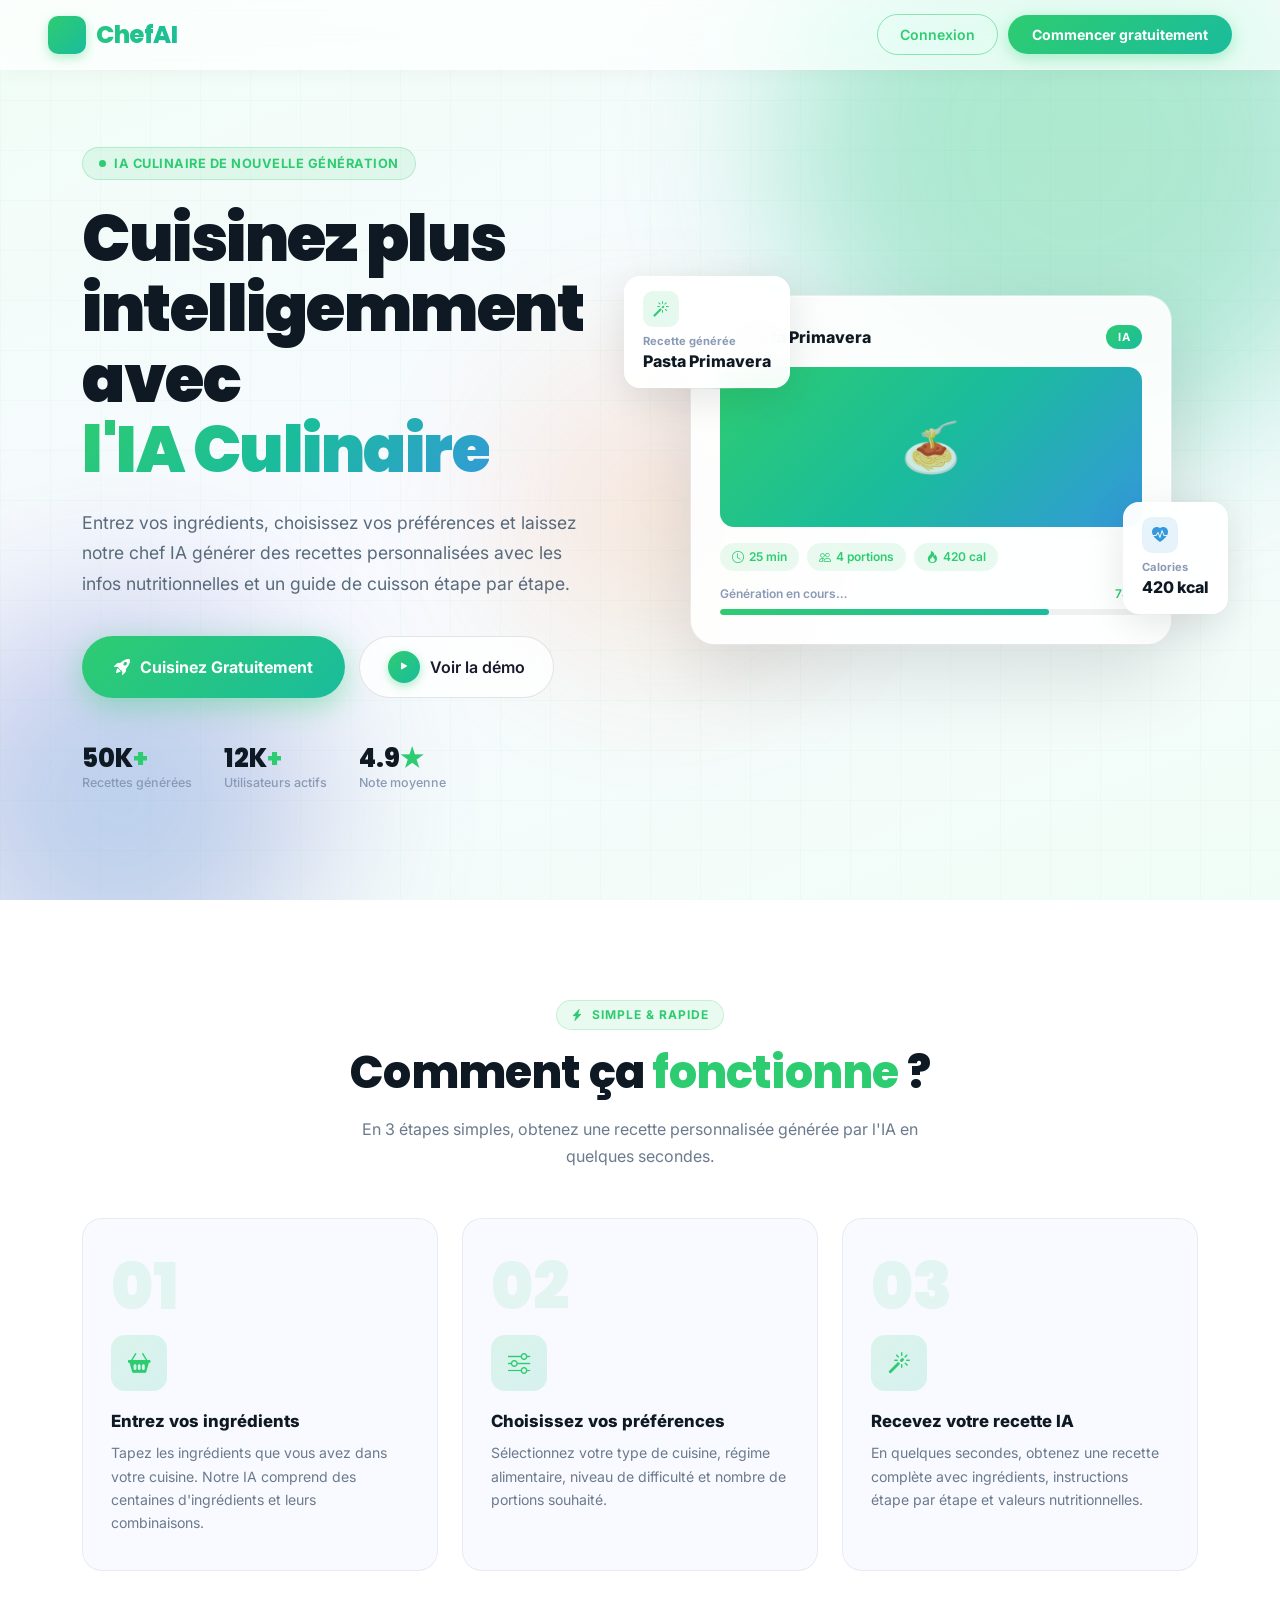
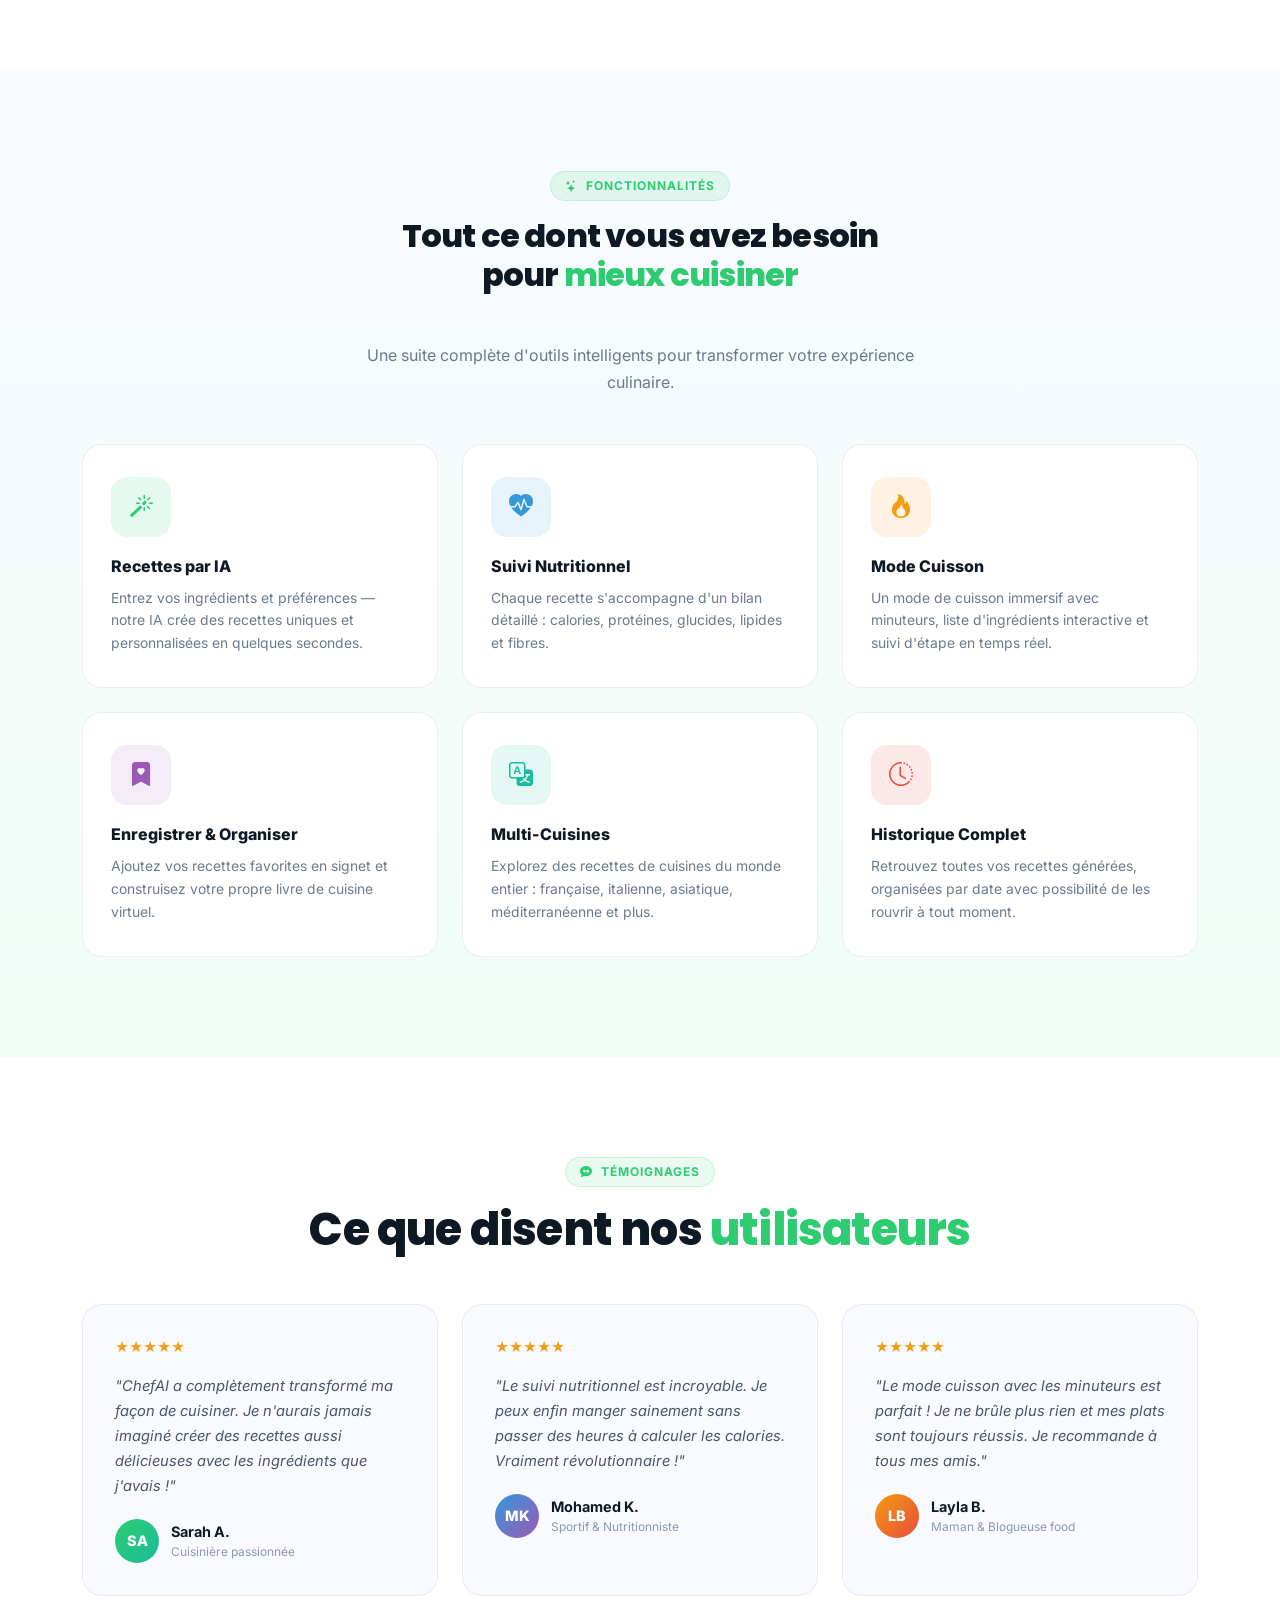
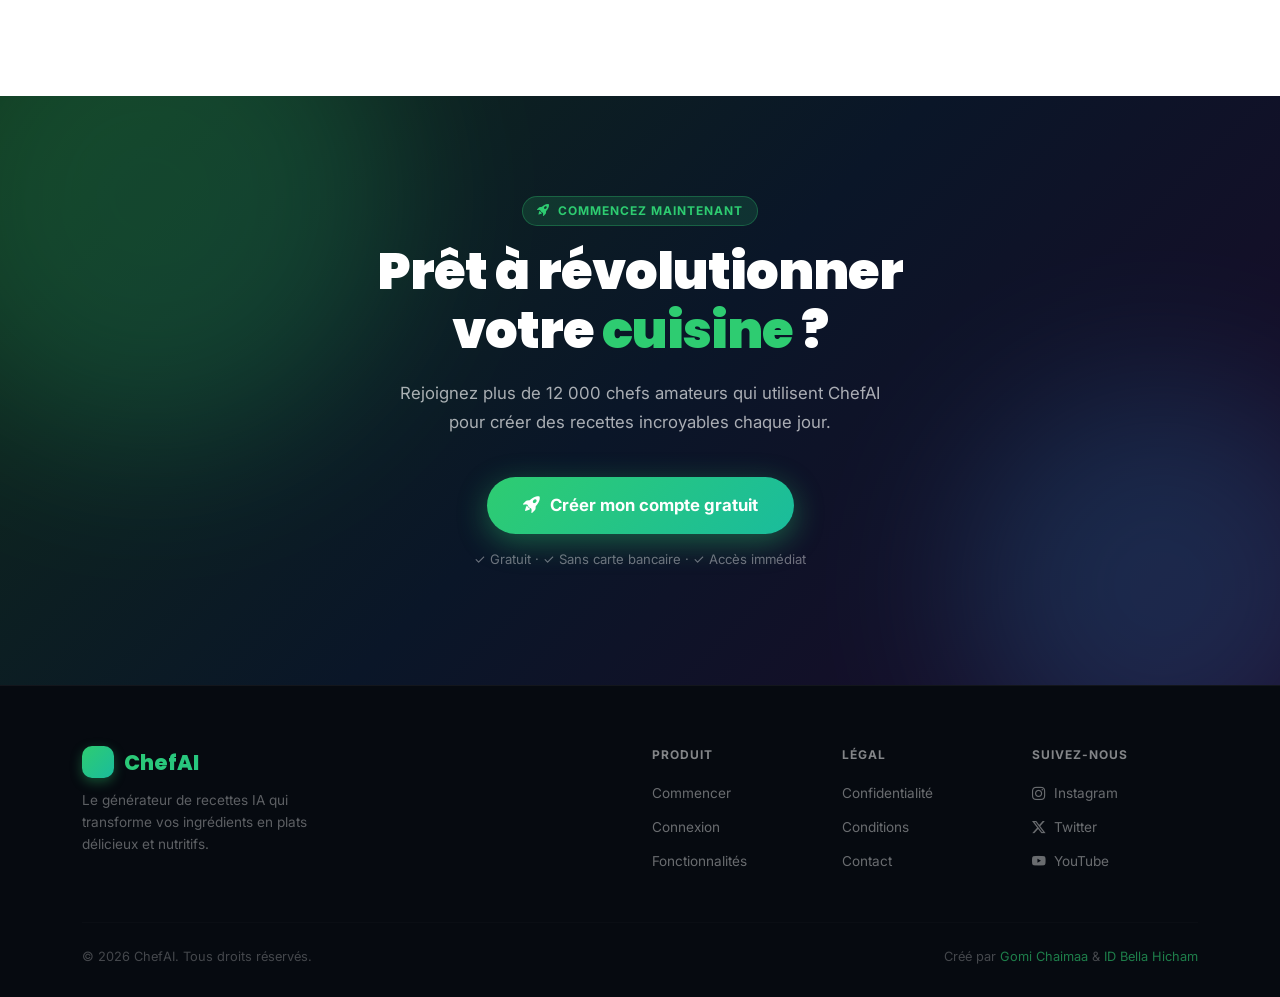
<file: index.html>
<!DOCTYPE html>
<html lang="fr">

<head>
    <meta charset="UTF-8">
    <meta name="viewport" content="width=device-width, initial-scale=1.0">
    <meta name="description"
        content="ChefAI — Générateur de recettes par IA. Entrez vos ingrédients et laissez l'intelligence artificielle créer des recettes personnalisées avec informations nutritionnelles et guide pas à pas.">
    <title>ChefAI — Générateur de Recettes IA</title>
    <!-- Bootstrap 5 -->
    <link href="https://cdn.jsdelivr.net/npm/bootstrap@5.3.3/dist/css/bootstrap.min.css" rel="stylesheet">
    <!-- Bootstrap Icons -->
    <link href="https://cdn.jsdelivr.net/npm/bootstrap-icons@1.11.3/font/bootstrap-icons.min.css" rel="stylesheet">
    <!-- Google Fonts -->
    <link
        href="https://fonts.googleapis.com/css2?family=Inter:wght@300;400;500;600;700;800;900&family=Poppins:wght@700;800;900&display=swap"
        rel="stylesheet">
    <!-- AOS Animation -->
    <link href="https://unpkg.com/aos@2.3.4/dist/aos.css" rel="stylesheet">
    <!-- Custom CSS -->
    <link rel="stylesheet" href="css/style.css">
    <style>
        /* =============================================
           LANDING PAGE — MODERN REDESIGN
        ============================================= */

        /* ---- Navbar ---- */
        .landing-nav {
            position: fixed;
            top: 0;
            left: 0;
            right: 0;
            z-index: 1000;
            padding: 14px 48px;
            display: flex;
            align-items: center;
            justify-content: space-between;
            background: rgba(255, 255, 255, 0.75);
            backdrop-filter: blur(20px) saturate(180%);
            -webkit-backdrop-filter: blur(20px) saturate(180%);
            border-bottom: 1px solid rgba(255, 255, 255, 0.3);
            transition: all 0.4s ease;
            box-shadow: 0 2px 20px rgba(0, 0, 0, 0.04);
        }

        .landing-nav.scrolled {
            background: rgba(255, 255, 255, 0.95);
            box-shadow: 0 4px 30px rgba(0, 0, 0, 0.08);
        }

        [data-theme="dark"] .landing-nav {
            background: rgba(10, 12, 20, 0.8);
            border-bottom: 1px solid rgba(255, 255, 255, 0.06);
        }

        [data-theme="dark"] .landing-nav.scrolled {
            background: rgba(10, 12, 20, 0.97);
        }

        .landing-logo {
            display: flex;
            align-items: center;
            gap: 10px;
            font-family: 'Poppins', sans-serif;
            font-size: 1.5rem;
            font-weight: 800;
            background: linear-gradient(135deg, #2ecc71, #1abc9c);
            -webkit-background-clip: text;
            -webkit-text-fill-color: transparent;
            background-clip: text;
            letter-spacing: -0.5px;
        }

        .logo-icon-wrap {
            width: 38px;
            height: 38px;
            border-radius: 10px;
            background: linear-gradient(135deg, #2ecc71, #1abc9c);
            display: flex;
            align-items: center;
            justify-content: center;
            color: #fff;
            font-size: 1.1rem;
            box-shadow: 0 4px 12px rgba(46, 204, 113, 0.35);
        }

        .landing-nav-links {
            display: flex;
            align-items: center;
            gap: 10px;
        }

        .btn-nav-login {
            padding: 9px 22px;
            border-radius: 50px;
            border: 1.5px solid rgba(46, 204, 113, 0.5);
            color: #2ecc71;
            font-weight: 600;
            font-size: 0.88rem;
            background: transparent;
            transition: all 0.25s ease;
        }

        .btn-nav-login:hover {
            border-color: #2ecc71;
            background: rgba(46, 204, 113, 0.08);
            color: #2ecc71;
        }

        .btn-nav-cta {
            padding: 9px 24px;
            border-radius: 50px;
            background: linear-gradient(135deg, #2ecc71, #1abc9c);
            color: #fff;
            font-weight: 700;
            font-size: 0.88rem;
            border: none;
            box-shadow: 0 4px 15px rgba(46, 204, 113, 0.35);
            transition: all 0.25s ease;
        }

        .btn-nav-cta:hover {
            transform: translateY(-2px);
            box-shadow: 0 8px 25px rgba(46, 204, 113, 0.45);
            color: #fff;
        }

        /* ---- Hero Section ---- */
        .hero-section {
            min-height: 100vh;
            background: linear-gradient(160deg, #f0fdf6 0%, #f8faff 50%, #f0fdf6 100%);
            position: relative;
            overflow: hidden;
            display: flex;
            align-items: center;
            padding: 100px 0 60px;
        }

        [data-theme="dark"] .hero-section {
            background: linear-gradient(160deg, #060d14 0%, #0a1628 50%, #071a10 100%);
        }

        /* Animated blobs */
        .hero-blob {
            position: absolute;
            border-radius: 50%;
            filter: blur(80px);
            opacity: 0.35;
            pointer-events: none;
            animation: blobFloat 8s ease-in-out infinite;
        }

        .hero-blob-1 {
            width: 600px;
            height: 600px;
            background: radial-gradient(circle, #2ecc71, #1abc9c);
            top: -150px;
            right: -100px;
            animation-delay: 0s;
        }

        .hero-blob-2 {
            width: 400px;
            height: 400px;
            background: radial-gradient(circle, #3498db, #9b59b6);
            bottom: -100px;
            left: -80px;
            animation-delay: -3s;
        }

        .hero-blob-3 {
            width: 300px;
            height: 300px;
            background: radial-gradient(circle, #f39c12, #e74c3c);
            top: 40%;
            left: 40%;
            animation-delay: -5s;
            opacity: 0.15;
        }

        @keyframes blobFloat {

            0%,
            100% {
                transform: translate(0, 0) scale(1);
            }

            33% {
                transform: translate(20px, -20px) scale(1.05);
            }

            66% {
                transform: translate(-15px, 15px) scale(0.97);
            }
        }

        /* Grid pattern overlay */
        .hero-grid {
            position: absolute;
            inset: 0;
            pointer-events: none;
            background-image:
                linear-gradient(rgba(46, 204, 113, 0.04) 1px, transparent 1px),
                linear-gradient(90deg, rgba(46, 204, 113, 0.04) 1px, transparent 1px);
            background-size: 50px 50px;
        }

        .hero-badge {
            display: inline-flex;
            align-items: center;
            gap: 8px;
            background: rgba(46, 204, 113, 0.1);
            border: 1px solid rgba(46, 204, 113, 0.25);
            color: #2ecc71;
            padding: 6px 16px;
            border-radius: 50px;
            font-size: 0.8rem;
            font-weight: 700;
            letter-spacing: 0.5px;
            margin-bottom: 24px;
            text-transform: uppercase;
        }

        .hero-badge .badge-dot {
            width: 7px;
            height: 7px;
            border-radius: 50%;
            background: #2ecc71;
            animation: pulse-dot 2s ease-in-out infinite;
        }

        @keyframes pulse-dot {

            0%,
            100% {
                opacity: 1;
                transform: scale(1);
            }

            50% {
                opacity: 0.5;
                transform: scale(0.7);
            }
        }

        .hero-title {
            font-family: 'Poppins', sans-serif;
            font-size: clamp(2.4rem, 5vw, 4rem);
            font-weight: 900;
            line-height: 1.1;
            letter-spacing: -1.5px;
            color: #0f1923;
            margin-bottom: 22px;
        }

        [data-theme="dark"] .hero-title {
            color: #f0f4ff;
        }

        .hero-title .gradient-text {
            background: linear-gradient(135deg, #2ecc71 0%, #1abc9c 50%, #3498db 100%);
            -webkit-background-clip: text;
            -webkit-text-fill-color: transparent;
            background-clip: text;
        }

        .hero-subtitle {
            font-size: 1.1rem;
            color: #5a6a7a;
            line-height: 1.75;
            max-width: 520px;
            margin-bottom: 36px;
        }

        [data-theme="dark"] .hero-subtitle {
            color: #8a9ab5;
        }

        .hero-cta-group {
            display: flex;
            gap: 14px;
            flex-wrap: wrap;
            margin-bottom: 48px;
        }

        .btn-hero-primary {
            display: inline-flex;
            align-items: center;
            gap: 10px;
            padding: 14px 32px;
            border-radius: 50px;
            background: linear-gradient(135deg, #2ecc71, #1abc9c);
            color: #fff;
            font-weight: 700;
            font-size: 1rem;
            border: none;
            box-shadow: 0 8px 30px rgba(46, 204, 113, 0.4);
            transition: all 0.3s ease;
        }

        .btn-hero-primary:hover {
            transform: translateY(-3px);
            box-shadow: 0 14px 40px rgba(46, 204, 113, 0.5);
            color: #fff;
        }

        .btn-hero-secondary {
            display: inline-flex;
            align-items: center;
            gap: 10px;
            padding: 14px 28px;
            border-radius: 50px;
            background: rgba(255, 255, 255, 0.8);
            border: 1.5px solid rgba(0, 0, 0, 0.1);
            color: #1a1a2e;
            font-weight: 600;
            font-size: 1rem;
            backdrop-filter: blur(10px);
            transition: all 0.3s ease;
        }

        [data-theme="dark"] .btn-hero-secondary {
            background: rgba(255, 255, 255, 0.07);
            border-color: rgba(255, 255, 255, 0.12);
            color: #e0e6f0;
        }

        .btn-hero-secondary:hover {
            background: rgba(255, 255, 255, 1);
            border-color: rgba(46, 204, 113, 0.4);
            color: #2ecc71;
            transform: translateY(-2px);
            box-shadow: 0 8px 25px rgba(0, 0, 0, 0.08);
        }

        /* Play button for video */
        .btn-play-video {
            display: inline-flex;
            align-items: center;
            gap: 10px;
            padding: 14px 28px;
            border-radius: 50px;
            background: rgba(255, 255, 255, 0.8);
            border: 1.5px solid rgba(0, 0, 0, 0.1);
            color: #1a1a2e;
            font-weight: 600;
            font-size: 1rem;
            backdrop-filter: blur(10px);
            transition: all 0.3s ease;
            cursor: pointer;
        }

        [data-theme="dark"] .btn-play-video {
            background: rgba(255, 255, 255, 0.07);
            border-color: rgba(255, 255, 255, 0.12);
            color: #e0e6f0;
        }

        .btn-play-video:hover {
            background: rgba(255, 255, 255, 1);
            border-color: rgba(46, 204, 113, 0.4);
            color: #2ecc71;
            transform: translateY(-2px);
            box-shadow: 0 8px 25px rgba(0, 0, 0, 0.08);
        }

        .play-icon-circle {
            width: 32px;
            height: 32px;
            border-radius: 50%;
            background: linear-gradient(135deg, #2ecc71, #1abc9c);
            display: flex;
            align-items: center;
            justify-content: center;
            color: #fff;
            font-size: 0.75rem;
            box-shadow: 0 3px 10px rgba(46, 204, 113, 0.4);
        }

        /* Hero Stats */
        .hero-stats {
            display: flex;
            gap: 32px;
            flex-wrap: wrap;
        }

        .hero-stat {
            display: flex;
            flex-direction: column;
        }

        .hero-stat-num {
            font-family: 'Poppins', sans-serif;
            font-size: 1.6rem;
            font-weight: 800;
            color: #0f1923;
            line-height: 1;
        }

        [data-theme="dark"] .hero-stat-num {
            color: #f0f4ff;
        }

        .hero-stat-num span {
            color: #2ecc71;
        }

        .hero-stat-label {
            font-size: 0.78rem;
            color: #8a9ab5;
            font-weight: 500;
            margin-top: 3px;
        }

        /* Hero Visual */
        .hero-visual {
            position: relative;
            display: flex;
            align-items: center;
            justify-content: center;
        }

        .hero-phone-mockup {
            position: relative;
            z-index: 2;
            width: 100%;
            max-width: 480px;
        }

        .hero-main-card {
            background: rgba(255, 255, 255, 0.9);
            backdrop-filter: blur(20px);
            border: 1px solid rgba(255, 255, 255, 0.8);
            border-radius: 24px;
            padding: 28px;
            box-shadow: 0 30px 80px rgba(0, 0, 0, 0.12), 0 0 0 1px rgba(255, 255, 255, 0.5);
            animation: cardFloat 6s ease-in-out infinite;
        }

        [data-theme="dark"] .hero-main-card {
            background: rgba(20, 28, 45, 0.9);
            border-color: rgba(255, 255, 255, 0.08);
            box-shadow: 0 30px 80px rgba(0, 0, 0, 0.4);
        }

        @keyframes cardFloat {

            0%,
            100% {
                transform: translateY(0) rotate(-1deg);
            }

            50% {
                transform: translateY(-16px) rotate(1deg);
            }
        }

        .card-header-row {
            display: flex;
            align-items: center;
            justify-content: space-between;
            margin-bottom: 18px;
        }

        .card-title-sm {
            font-weight: 800;
            font-size: 1rem;
            color: #0f1923;
        }

        [data-theme="dark"] .card-title-sm {
            color: #f0f4ff;
        }

        .card-badge-ai {
            background: linear-gradient(135deg, #2ecc71, #1abc9c);
            color: #fff;
            padding: 4px 12px;
            border-radius: 50px;
            font-size: 0.7rem;
            font-weight: 700;
            letter-spacing: 0.5px;
        }

        .recipe-preview-img {
            width: 100%;
            height: 160px;
            object-fit: cover;
            border-radius: 14px;
            margin-bottom: 16px;
            background: linear-gradient(135deg, #2ecc71 0%, #1abc9c 50%, #3498db 100%);
        }

        .recipe-preview-placeholder {
            width: 100%;
            height: 160px;
            border-radius: 14px;
            margin-bottom: 16px;
            background: linear-gradient(135deg, #2ecc71 0%, #1abc9c 50%, #3498db 100%);
            display: flex;
            align-items: center;
            justify-content: center;
            font-size: 3rem;
            color: rgba(255, 255, 255, 0.8);
        }

        .recipe-info-row {
            display: flex;
            gap: 8px;
            flex-wrap: wrap;
            margin-bottom: 14px;
        }

        .recipe-info-chip {
            display: inline-flex;
            align-items: center;
            gap: 5px;
            background: rgba(46, 204, 113, 0.1);
            color: #2ecc71;
            padding: 5px 12px;
            border-radius: 50px;
            font-size: 0.75rem;
            font-weight: 600;
        }

        .recipe-progress-label {
            font-size: 0.75rem;
            font-weight: 600;
            color: #8a9ab5;
            margin-bottom: 6px;
            display: flex;
            justify-content: space-between;
        }

        .recipe-progress-bar {
            height: 6px;
            background: rgba(0, 0, 0, 0.06);
            border-radius: 20px;
            overflow: hidden;
        }

        [data-theme="dark"] .recipe-progress-bar {
            background: rgba(255, 255, 255, 0.08);
        }

        .recipe-progress-fill {
            height: 100%;
            border-radius: 20px;
            background: linear-gradient(90deg, #2ecc71, #1abc9c);
            animation: progressGrow 2s ease forwards;
        }

        @keyframes progressGrow {
            from {
                width: 0;
            }

            to {
                width: 78%;
            }
        }

        /* Floating mini cards */
        .float-card {
            position: absolute;
            background: rgba(255, 255, 255, 0.95);
            backdrop-filter: blur(16px);
            border: 1px solid rgba(255, 255, 255, 0.8);
            border-radius: 16px;
            padding: 14px 18px;
            box-shadow: 0 10px 40px rgba(0, 0, 0, 0.1);
            z-index: 3;
        }

        [data-theme="dark"] .float-card {
            background: rgba(20, 28, 45, 0.95);
            border-color: rgba(255, 255, 255, 0.08);
        }

        .float-card-1 {
            top: -20px;
            left: -40px;
            animation: floatCard1 5s ease-in-out infinite;
        }

        .float-card-2 {
            bottom: 30px;
            right: -30px;
            animation: floatCard2 6s ease-in-out infinite;
        }

        @keyframes floatCard1 {

            0%,
            100% {
                transform: translateY(0) rotate(-2deg);
            }

            50% {
                transform: translateY(-10px) rotate(1deg);
            }
        }

        @keyframes floatCard2 {

            0%,
            100% {
                transform: translateY(0) rotate(2deg);
            }

            50% {
                transform: translateY(-12px) rotate(-1deg);
            }
        }

        .float-card-icon {
            width: 36px;
            height: 36px;
            border-radius: 10px;
            display: flex;
            align-items: center;
            justify-content: center;
            font-size: 1rem;
            margin-bottom: 6px;
        }

        .float-card-label {
            font-size: 0.7rem;
            font-weight: 700;
            color: #8a9ab5;
        }

        .float-card-value {
            font-size: 1rem;
            font-weight: 800;
            color: #0f1923;
        }

        [data-theme="dark"] .float-card-value {
            color: #f0f4ff;
        }

        /* ---- How It Works ---- */
        .how-section {
            padding: 100px 0;
            background: #fff;
            position: relative;
            overflow: hidden;
        }

        [data-theme="dark"] .how-section {
            background: #0a0e1a;
        }

        .section-eyebrow {
            display: inline-flex;
            align-items: center;
            gap: 8px;
            background: rgba(46, 204, 113, 0.1);
            border: 1px solid rgba(46, 204, 113, 0.2);
            color: #2ecc71;
            padding: 5px 14px;
            border-radius: 50px;
            font-size: 0.75rem;
            font-weight: 700;
            letter-spacing: 1px;
            text-transform: uppercase;
            margin-bottom: 16px;
        }

        .section-title {
            font-family: 'Poppins', sans-serif;
            font-size: clamp(1.8rem, 3.5vw, 2.8rem);
            font-weight: 800;
            line-height: 1.2;
            letter-spacing: -0.8px;
            color: #0f1923;
            margin-bottom: 16px;
        }

        [data-theme="dark"] .section-title {
            color: #f0f4ff;
        }

        .section-title .accent {
            color: #2ecc71;
        }

        .section-subtitle {
            font-size: 1rem;
            color: #6b7a8d;
            line-height: 1.7;
            max-width: 560px;
            margin: 0 auto;
        }

        .step-card {
            position: relative;
            padding: 36px 28px;
            background: #f8faff;
            border: 1px solid rgba(0, 0, 0, 0.06);
            border-radius: 20px;
            transition: all 0.35s ease;
            height: 100%;
            overflow: hidden;
        }

        [data-theme="dark"] .step-card {
            background: #111827;
            border-color: rgba(255, 255, 255, 0.06);
        }

        .step-card::before {
            content: '';
            position: absolute;
            top: 0;
            left: 0;
            right: 0;
            height: 3px;
            background: linear-gradient(90deg, #2ecc71, #1abc9c);
            transform: scaleX(0);
            transform-origin: left;
            transition: transform 0.35s ease;
        }

        .step-card:hover {
            transform: translateY(-8px);
            box-shadow: 0 20px 50px rgba(0, 0, 0, 0.08);
            border-color: rgba(46, 204, 113, 0.2);
        }

        .step-card:hover::before {
            transform: scaleX(1);
        }

        .step-number {
            font-family: 'Poppins', sans-serif;
            font-size: 4rem;
            font-weight: 900;
            color: rgba(46, 204, 113, 0.1);
            line-height: 1;
            margin-bottom: 16px;
            transition: color 0.3s;
        }

        .step-card:hover .step-number {
            color: rgba(46, 204, 113, 0.2);
        }

        .step-icon-wrap {
            width: 56px;
            height: 56px;
            border-radius: 14px;
            background: linear-gradient(135deg, rgba(46, 204, 113, 0.15), rgba(26, 188, 156, 0.15));
            display: flex;
            align-items: center;
            justify-content: center;
            font-size: 1.4rem;
            color: #2ecc71;
            margin-bottom: 20px;
            transition: all 0.3s ease;
        }

        .step-card:hover .step-icon-wrap {
            background: linear-gradient(135deg, #2ecc71, #1abc9c);
            color: #fff;
            box-shadow: 0 8px 20px rgba(46, 204, 113, 0.35);
        }

        .step-card h5 {
            font-weight: 800;
            font-size: 1.05rem;
            margin-bottom: 10px;
            color: #0f1923;
        }

        [data-theme="dark"] .step-card h5 {
            color: #f0f4ff;
        }

        .step-card p {
            font-size: 0.88rem;
            color: #6b7a8d;
            line-height: 1.65;
            margin: 0;
        }

        /* ---- Features Section ---- */
        .features-section {
            padding: 100px 0;
            background: linear-gradient(180deg, #f8faff 0%, #f0fdf6 100%);
        }

        [data-theme="dark"] .features-section {
            background: linear-gradient(180deg, #0d1117 0%, #060d14 100%);
        }

        .feature-pill-card {
            background: #fff;
            border: 1px solid rgba(0, 0, 0, 0.07);
            border-radius: 20px;
            padding: 32px 28px;
            transition: all 0.35s ease;
            height: 100%;
            position: relative;
            overflow: hidden;
        }

        [data-theme="dark"] .feature-pill-card {
            background: #111827;
            border-color: rgba(255, 255, 255, 0.06);
        }

        .feature-pill-card::after {
            content: '';
            position: absolute;
            bottom: 0;
            left: 0;
            right: 0;
            height: 3px;
            background: linear-gradient(90deg, #2ecc71, #1abc9c);
            transform: scaleX(0);
            transform-origin: left;
            transition: transform 0.35s ease;
        }

        .feature-pill-card:hover {
            transform: translateY(-6px);
            box-shadow: 0 20px 50px rgba(0, 0, 0, 0.08);
            border-color: rgba(46, 204, 113, 0.25);
        }

        .feature-pill-card:hover::after {
            transform: scaleX(1);
        }

        .feature-icon-new {
            width: 60px;
            height: 60px;
            border-radius: 16px;
            display: flex;
            align-items: center;
            justify-content: center;
            font-size: 1.5rem;
            margin-bottom: 20px;
            transition: all 0.3s ease;
        }

        .fi-green {
            background: rgba(46, 204, 113, 0.12);
            color: #2ecc71;
        }

        .fi-blue {
            background: rgba(52, 152, 219, 0.12);
            color: #3498db;
        }

        .fi-purple {
            background: rgba(155, 89, 182, 0.12);
            color: #9b59b6;
        }

        .fi-orange {
            background: rgba(243, 156, 18, 0.12);
            color: #f39c12;
        }

        .fi-red {
            background: rgba(231, 76, 60, 0.12);
            color: #e74c3c;
        }

        .fi-teal {
            background: rgba(26, 188, 156, 0.12);
            color: #1abc9c;
        }

        .feature-pill-card:hover .feature-icon-new {
            transform: scale(1.1) rotate(-5deg);
        }

        .feature-pill-card h5 {
            font-weight: 800;
            font-size: 1rem;
            margin-bottom: 10px;
            color: #0f1923;
        }

        [data-theme="dark"] .feature-pill-card h5 {
            color: #f0f4ff;
        }

        .feature-pill-card p {
            font-size: 0.87rem;
            color: #6b7a8d;
            line-height: 1.65;
            margin: 0;
        }

        /* ---- Testimonials ---- */
        .testimonials-section {
            padding: 100px 0;
            background: #fff;
        }

        [data-theme="dark"] .testimonials-section {
            background: #0a0e1a;
        }

        .testimonial-card {
            background: #f8faff;
            border: 1px solid rgba(0, 0, 0, 0.06);
            border-radius: 20px;
            padding: 32px;
            height: 100%;
            transition: all 0.3s ease;
        }

        [data-theme="dark"] .testimonial-card {
            background: #111827;
            border-color: rgba(255, 255, 255, 0.06);
        }

        .testimonial-card:hover {
            transform: translateY(-4px);
            box-shadow: 0 16px 40px rgba(0, 0, 0, 0.07);
        }

        .testimonial-stars {
            color: #f39c12;
            font-size: 0.85rem;
            margin-bottom: 16px;
        }

        .testimonial-text {
            font-size: 0.92rem;
            color: #4a5568;
            line-height: 1.7;
            margin-bottom: 20px;
            font-style: italic;
        }

        [data-theme="dark"] .testimonial-text {
            color: #8a9ab5;
        }

        .testimonial-author {
            display: flex;
            align-items: center;
            gap: 12px;
        }

        .testimonial-avatar {
            width: 44px;
            height: 44px;
            border-radius: 50%;
            display: flex;
            align-items: center;
            justify-content: center;
            font-weight: 800;
            font-size: 0.9rem;
            color: #fff;
        }

        .testimonial-name {
            font-weight: 700;
            font-size: 0.9rem;
            color: #0f1923;
        }

        [data-theme="dark"] .testimonial-name {
            color: #f0f4ff;
        }

        .testimonial-role {
            font-size: 0.75rem;
            color: #8a9ab5;
        }

        /* ---- CTA Section ---- */
        .cta-section {
            padding: 100px 0;
            background: linear-gradient(135deg, #0f2a1a 0%, #0a1628 50%, #1a0a28 100%);
            position: relative;
            overflow: hidden;
        }

        .cta-blob {
            position: absolute;
            border-radius: 50%;
            filter: blur(80px);
            opacity: 0.2;
            pointer-events: none;
        }

        .cta-blob-1 {
            width: 500px;
            height: 500px;
            background: #2ecc71;
            top: -150px;
            left: -100px;
        }

        .cta-blob-2 {
            width: 400px;
            height: 400px;
            background: #3498db;
            bottom: -100px;
            right: -80px;
        }

        .cta-title {
            font-family: 'Poppins', sans-serif;
            font-size: clamp(2rem, 4vw, 3.2rem);
            font-weight: 900;
            color: #fff;
            line-height: 1.15;
            letter-spacing: -1px;
            margin-bottom: 20px;
        }

        .cta-title .accent {
            color: #2ecc71;
        }

        .cta-subtitle {
            font-size: 1.05rem;
            color: rgba(255, 255, 255, 0.65);
            line-height: 1.7;
            margin-bottom: 40px;
        }

        .btn-cta-main {
            display: inline-flex;
            align-items: center;
            gap: 10px;
            padding: 16px 36px;
            border-radius: 50px;
            background: linear-gradient(135deg, #2ecc71, #1abc9c);
            color: #fff;
            font-weight: 700;
            font-size: 1.05rem;
            border: none;
            box-shadow: 0 8px 30px rgba(46, 204, 113, 0.4);
            transition: all 0.3s ease;
        }

        .btn-cta-main:hover {
            transform: translateY(-3px);
            box-shadow: 0 16px 45px rgba(46, 204, 113, 0.5);
            color: #fff;
        }

        .cta-note {
            font-size: 0.82rem;
            color: rgba(255, 255, 255, 0.4);
            margin-top: 16px;
        }

        /* ---- Footer ---- */
        .landing-footer-new {
            background: #060a10;
            padding: 60px 0 30px;
            border-top: 1px solid rgba(255, 255, 255, 0.05);
        }

        .footer-logo {
            display: flex;
            align-items: center;
            gap: 10px;
            font-family: 'Poppins', sans-serif;
            font-size: 1.3rem;
            font-weight: 800;
            background: linear-gradient(135deg, #2ecc71, #1abc9c);
            -webkit-background-clip: text;
            -webkit-text-fill-color: transparent;
            background-clip: text;
            margin-bottom: 12px;
        }

        .footer-desc {
            font-size: 0.85rem;
            color: rgba(255, 255, 255, 0.35);
            line-height: 1.6;
            max-width: 260px;
        }

        .footer-heading {
            font-size: 0.75rem;
            font-weight: 700;
            color: rgba(255, 255, 255, 0.5);
            text-transform: uppercase;
            letter-spacing: 1px;
            margin-bottom: 16px;
        }

        .footer-links {
            list-style: none;
            padding: 0;
            margin: 0;
        }

        .footer-links li {
            margin-bottom: 10px;
        }

        .footer-links a {
            font-size: 0.85rem;
            color: rgba(255, 255, 255, 0.4);
            transition: color 0.2s;
        }

        .footer-links a:hover {
            color: #2ecc71;
        }

        .footer-divider {
            border-color: rgba(255, 255, 255, 0.06);
            margin: 40px 0 24px;
        }

        .footer-bottom {
            display: flex;
            align-items: center;
            justify-content: space-between;
            flex-wrap: wrap;
            gap: 12px;
        }

        .footer-copy {
            font-size: 0.8rem;
            color: rgba(255, 255, 255, 0.25);
        }

        .footer-credits {
            font-size: 0.8rem;
            color: rgba(255, 255, 255, 0.25);
        }

        .footer-credits span {
            color: rgba(46, 204, 113, 0.6);
        }

        /* ---- Video Modal ---- */
        .video-modal .modal-content {
            background: #000;
            border: none;
            border-radius: 20px;
            overflow: hidden;
            box-shadow: 0 40px 100px rgba(0, 0, 0, 0.6);
        }

        .video-modal .modal-header {
            background: rgba(0, 0, 0, 0.8);
            border-bottom: 1px solid rgba(255, 255, 255, 0.08);
            padding: 16px 24px;
        }

        .video-modal .modal-title {
            color: #fff;
            font-weight: 700;
            font-size: 1rem;
        }

        .video-modal .btn-close {
            filter: invert(1) brightness(1.5);
        }

        .video-modal .modal-body {
            padding: 0;
        }

        .video-wrapper {
            position: relative;
            padding-bottom: 56.25%;
            height: 0;
            overflow: hidden;
        }

        .video-wrapper iframe,
        .video-wrapper video {
            position: absolute;
            top: 0;
            left: 0;
            width: 100%;
            height: 100%;
            border: none;
        }

        .video-placeholder {
            position: absolute;
            top: 0;
            left: 0;
            width: 100%;
            height: 100%;
            background: linear-gradient(135deg, #0f2a1a 0%, #0a1628 50%, #1a0a28 100%);
            display: flex;
            flex-direction: column;
            align-items: center;
            justify-content: center;
            color: #fff;
        }

        .video-play-big {
            width: 80px;
            height: 80px;
            border-radius: 50%;
            background: linear-gradient(135deg, #2ecc71, #1abc9c);
            display: flex;
            align-items: center;
            justify-content: center;
            font-size: 2rem;
            color: #fff;
            margin-bottom: 20px;
            box-shadow: 0 0 0 20px rgba(46, 204, 113, 0.1), 0 0 0 40px rgba(46, 204, 113, 0.05);
            animation: pulse-ring 2s ease-in-out infinite;
        }

        @keyframes pulse-ring {

            0%,
            100% {
                box-shadow: 0 0 0 10px rgba(46, 204, 113, 0.15), 0 0 0 25px rgba(46, 204, 113, 0.07);
            }

            50% {
                box-shadow: 0 0 0 20px rgba(46, 204, 113, 0.1), 0 0 0 40px rgba(46, 204, 113, 0.04);
            }
        }

        .video-placeholder h4 {
            font-weight: 700;
            margin-bottom: 8px;
        }

        .video-placeholder p {
            color: rgba(255, 255, 255, 0.5);
            font-size: 0.9rem;
        }

        /* ---- Responsive ---- */
        @media (max-width: 991.98px) {
            .landing-nav {
                padding: 12px 24px;
            }

            .hero-section {
                padding: 90px 0 50px;
                text-align: center;
            }

            .hero-subtitle {
                margin: 0 auto 36px;
            }

            .hero-cta-group {
                justify-content: center;
            }

            .hero-stats {
                justify-content: center;
            }

            .float-card-1 {
                display: none;
            }

            .float-card-2 {
                display: none;
            }
        }

        @media (max-width: 575.98px) {
            .landing-nav {
                padding: 10px 16px;
            }

            .hero-title {
                font-size: 2rem;
            }

            .btn-hero-primary,
            .btn-play-video {
                padding: 12px 22px;
                font-size: 0.9rem;
            }

            .hero-stats {
                gap: 20px;
            }
        }
    </style>
</head>

<body>

    <!-- ===================== NAVBAR ===================== -->
    <nav class="landing-nav" id="mainNav">
        <a href="index.html" class="landing-logo">
            <div class="logo-icon-wrap"><i class="bi bi-fire"></i></div>
            ChefAI
        </a>
        <div class="landing-nav-links">
            <a href="login.html" class="btn-nav-login">Connexion</a>
            <a href="register.html" class="btn-nav-cta">Commencer gratuitement</a>
        </div>
    </nav>

    <!-- ===================== HERO ===================== -->
    <section class="hero-section">
        <!-- Background elements -->
        <div class="hero-blob hero-blob-1"></div>
        <div class="hero-blob hero-blob-2"></div>
        <div class="hero-blob hero-blob-3"></div>
        <div class="hero-grid"></div>

        <div class="container position-relative">
            <div class="row align-items-center g-5">
                <!-- Left Content -->
                <div class="col-lg-6" data-aos="fade-right" data-aos-duration="800">
                    <div class="hero-badge">
                        <span class="badge-dot"></span>
                        IA Culinaire de Nouvelle Génération
                    </div>
                    <h1 class="hero-title">
                        Cuisinez plus<br>
                        intelligemment avec<br>
                        <span class="gradient-text">l'IA Culinaire</span>
                    </h1>
                    <p class="hero-subtitle">
                        Entrez vos ingrédients, choisissez vos préférences et laissez notre chef IA générer des recettes
                        personnalisées avec les infos nutritionnelles et un guide de cuisson étape par étape.
                    </p>
                    <div class="hero-cta-group">
                        <a href="register.html" class="btn-hero-primary">
                            <i class="bi bi-rocket-takeoff-fill"></i>
                            Cuisinez Gratuitement
                        </a>
                        <!-- VIDEO BUTTON -->
                        <button class="btn-play-video" data-bs-toggle="modal" data-bs-target="#videoModal">
                            <span class="play-icon-circle"><i class="bi bi-play-fill"></i></span>
                            Voir la démo
                        </button>
                    </div>
                    <div class="hero-stats">
                        <div class="hero-stat">
                            <div class="hero-stat-num">50K<span>+</span></div>
                            <div class="hero-stat-label">Recettes générées</div>
                        </div>
                        <div class="hero-stat">
                            <div class="hero-stat-num">12K<span>+</span></div>
                            <div class="hero-stat-label">Utilisateurs actifs</div>
                        </div>
                        <div class="hero-stat">
                            <div class="hero-stat-num">4.9<span>★</span></div>
                            <div class="hero-stat-label">Note moyenne</div>
                        </div>
                    </div>
                </div>

                <!-- Right Visual -->
                <div class="col-lg-6" data-aos="fade-left" data-aos-duration="800" data-aos-delay="200">
                    <div class="hero-visual">
                        <!-- Floating mini card 1 -->
                        <div class="float-card float-card-1">
                            <div class="float-card-icon" style="background:rgba(46,204,113,0.12);color:#2ecc71;">
                                <i class="bi bi-magic"></i>
                            </div>
                            <div class="float-card-label">Recette générée</div>
                            <div class="float-card-value">Pasta Primavera</div>
                        </div>

                        <!-- Main card -->
                        <div class="hero-phone-mockup">
                            <div class="hero-main-card">
                                <div class="card-header-row">
                                    <div class="card-title-sm">🍝 Pasta Primavera</div>
                                    <span class="card-badge-ai">IA</span>
                                </div>
                                <div class="recipe-preview-placeholder">
                                    🍝
                                </div>
                                <div class="recipe-info-row">
                                    <span class="recipe-info-chip"><i class="bi bi-clock"></i> 25 min</span>
                                    <span class="recipe-info-chip"><i class="bi bi-people"></i> 4 portions</span>
                                    <span class="recipe-info-chip"><i class="bi bi-fire"></i> 420 cal</span>
                                </div>
                                <div class="recipe-progress-label">
                                    <span>Génération en cours…</span>
                                    <span style="color:#2ecc71;">78%</span>
                                </div>
                                <div class="recipe-progress-bar">
                                    <div class="recipe-progress-fill"></div>
                                </div>
                            </div>
                        </div>

                        <!-- Floating mini card 2 -->
                        <div class="float-card float-card-2">
                            <div class="float-card-icon" style="background:rgba(52,152,219,0.12);color:#3498db;">
                                <i class="bi bi-heart-pulse-fill"></i>
                            </div>
                            <div class="float-card-label">Calories</div>
                            <div class="float-card-value">420 kcal</div>
                        </div>
                    </div>
                </div>
            </div>
        </div>
    </section>

    <!-- ===================== HOW IT WORKS ===================== -->
    <section class="how-section">
        <div class="container">
            <div class="text-center mb-5" data-aos="fade-up">
                <div class="section-eyebrow"><i class="bi bi-lightning-charge-fill"></i> Simple & Rapide</div>
                <h2 class="section-title">Comment ça <span class="accent">fonctionne</span> ?</h2>
                <p class="section-subtitle">En 3 étapes simples, obtenez une recette personnalisée générée par l'IA en
                    quelques secondes.</p>
            </div>
            <div class="row g-4">
                <div class="col-md-4" data-aos="fade-up" data-aos-delay="0">
                    <div class="step-card">
                        <div class="step-number">01</div>
                        <div class="step-icon-wrap"><i class="bi bi-basket2-fill"></i></div>
                        <h5>Entrez vos ingrédients</h5>
                        <p>Tapez les ingrédients que vous avez dans votre cuisine. Notre IA comprend des centaines
                            d'ingrédients et leurs combinaisons.</p>
                    </div>
                </div>
                <div class="col-md-4" data-aos="fade-up" data-aos-delay="100">
                    <div class="step-card">
                        <div class="step-number">02</div>
                        <div class="step-icon-wrap"><i class="bi bi-sliders"></i></div>
                        <h5>Choisissez vos préférences</h5>
                        <p>Sélectionnez votre type de cuisine, régime alimentaire, niveau de difficulté et nombre de
                            portions souhaité.</p>
                    </div>
                </div>
                <div class="col-md-4" data-aos="fade-up" data-aos-delay="200">
                    <div class="step-card">
                        <div class="step-number">03</div>
                        <div class="step-icon-wrap"><i class="bi bi-magic"></i></div>
                        <h5>Recevez votre recette IA</h5>
                        <p>En quelques secondes, obtenez une recette complète avec ingrédients, instructions étape par
                            étape et valeurs nutritionnelles.</p>
                    </div>
                </div>
            </div>
        </div>
    </section>

    <!-- ===================== FEATURES ===================== -->
    <section class="features-section">
        <div class="container">
            <div class="text-center mb-5" data-aos="fade-up">
                <div class="section-eyebrow"><i class="bi bi-stars"></i> Fonctionnalités</div>
                <h2 class="section-title">Tout ce dont vous avez besoin<br>pour <span class="accent">mieux
                        cuisiner</span></h2>
                <p class="section-subtitle">Une suite complète d'outils intelligents pour transformer votre expérience
                    culinaire.</p>
            </div>
            <div class="row g-4">
                <div class="col-md-6 col-lg-4" data-aos="fade-up" data-aos-delay="0">
                    <div class="feature-pill-card">
                        <div class="feature-icon-new fi-green"><i class="bi bi-magic"></i></div>
                        <h5>Recettes par IA</h5>
                        <p>Entrez vos ingrédients et préférences — notre IA crée des recettes uniques et personnalisées
                            en quelques secondes.</p>
                    </div>
                </div>
                <div class="col-md-6 col-lg-4" data-aos="fade-up" data-aos-delay="80">
                    <div class="feature-pill-card">
                        <div class="feature-icon-new fi-blue"><i class="bi bi-heart-pulse-fill"></i></div>
                        <h5>Suivi Nutritionnel</h5>
                        <p>Chaque recette s'accompagne d'un bilan détaillé : calories, protéines, glucides, lipides et
                            fibres.</p>
                    </div>
                </div>
                <div class="col-md-6 col-lg-4" data-aos="fade-up" data-aos-delay="160">
                    <div class="feature-pill-card">
                        <div class="feature-icon-new fi-orange"><i class="bi bi-fire"></i></div>
                        <h5>Mode Cuisson</h5>
                        <p>Un mode de cuisson immersif avec minuteurs, liste d'ingrédients interactive et suivi d'étape
                            en temps réel.</p>
                    </div>
                </div>
                <div class="col-md-6 col-lg-4" data-aos="fade-up" data-aos-delay="0">
                    <div class="feature-pill-card">
                        <div class="feature-icon-new fi-purple"><i class="bi bi-bookmark-heart-fill"></i></div>
                        <h5>Enregistrer & Organiser</h5>
                        <p>Ajoutez vos recettes favorites en signet et construisez votre propre livre de cuisine
                            virtuel.</p>
                    </div>
                </div>
                <div class="col-md-6 col-lg-4" data-aos="fade-up" data-aos-delay="80">
                    <div class="feature-pill-card">
                        <div class="feature-icon-new fi-teal"><i class="bi bi-translate"></i></div>
                        <h5>Multi-Cuisines</h5>
                        <p>Explorez des recettes de cuisines du monde entier : française, italienne, asiatique,
                            méditerranéenne et plus.</p>
                    </div>
                </div>
                <div class="col-md-6 col-lg-4" data-aos="fade-up" data-aos-delay="160">
                    <div class="feature-pill-card">
                        <div class="feature-icon-new fi-red"><i class="bi bi-clock-history"></i></div>
                        <h5>Historique Complet</h5>
                        <p>Retrouvez toutes vos recettes générées, organisées par date avec possibilité de les rouvrir à
                            tout moment.</p>
                    </div>
                </div>
            </div>
        </div>
    </section>

    <!-- ===================== TESTIMONIALS ===================== -->
    <section class="testimonials-section">
        <div class="container">
            <div class="text-center mb-5" data-aos="fade-up">
                <div class="section-eyebrow"><i class="bi bi-chat-quote-fill"></i> Témoignages</div>
                <h2 class="section-title">Ce que disent nos <span class="accent">utilisateurs</span></h2>
            </div>
            <div class="row g-4">
                <div class="col-md-4" data-aos="fade-up" data-aos-delay="0">
                    <div class="testimonial-card">
                        <div class="testimonial-stars">★★★★★</div>
                        <p class="testimonial-text">"ChefAI a complètement transformé ma façon de cuisiner. Je n'aurais
                            jamais imaginé créer des recettes aussi délicieuses avec les ingrédients que j'avais !"</p>
                        <div class="testimonial-author">
                            <div class="testimonial-avatar" style="background:linear-gradient(135deg,#2ecc71,#1abc9c);">
                                SA</div>
                            <div>
                                <div class="testimonial-name">Sarah A.</div>
                                <div class="testimonial-role">Cuisinière passionnée</div>
                            </div>
                        </div>
                    </div>
                </div>
                <div class="col-md-4" data-aos="fade-up" data-aos-delay="100">
                    <div class="testimonial-card">
                        <div class="testimonial-stars">★★★★★</div>
                        <p class="testimonial-text">"Le suivi nutritionnel est incroyable. Je peux enfin manger
                            sainement sans passer des heures à calculer les calories. Vraiment révolutionnaire !"</p>
                        <div class="testimonial-author">
                            <div class="testimonial-avatar" style="background:linear-gradient(135deg,#3498db,#9b59b6);">
                                MK</div>
                            <div>
                                <div class="testimonial-name">Mohamed K.</div>
                                <div class="testimonial-role">Sportif & Nutritionniste</div>
                            </div>
                        </div>
                    </div>
                </div>
                <div class="col-md-4" data-aos="fade-up" data-aos-delay="200">
                    <div class="testimonial-card">
                        <div class="testimonial-stars">★★★★★</div>
                        <p class="testimonial-text">"Le mode cuisson avec les minuteurs est parfait ! Je ne brûle plus
                            rien et mes plats sont toujours réussis. Je recommande à tous mes amis."</p>
                        <div class="testimonial-author">
                            <div class="testimonial-avatar" style="background:linear-gradient(135deg,#f39c12,#e74c3c);">
                                LB</div>
                            <div>
                                <div class="testimonial-name">Layla B.</div>
                                <div class="testimonial-role">Maman & Blogueuse food</div>
                            </div>
                        </div>
                    </div>
                </div>
            </div>
        </div>
    </section>

    <!-- ===================== CTA SECTION ===================== -->
    <section class="cta-section">
        <div class="cta-blob cta-blob-1"></div>
        <div class="cta-blob cta-blob-2"></div>
        <div class="container position-relative text-center" data-aos="fade-up">
            <div class="section-eyebrow" style="background:rgba(46,204,113,0.15);border-color:rgba(46,204,113,0.3);">
                <i class="bi bi-rocket-takeoff-fill"></i> Commencez maintenant
            </div>
            <h2 class="cta-title">
                Prêt à révolutionner<br>votre <span class="accent">cuisine</span> ?
            </h2>
            <p class="cta-subtitle">
                Rejoignez plus de 12 000 chefs amateurs qui utilisent ChefAI<br>pour créer des recettes incroyables
                chaque jour.
            </p>
            <a href="register.html" class="btn-cta-main">
                <i class="bi bi-rocket-takeoff-fill"></i>
                Créer mon compte gratuit
            </a>
            <p class="cta-note">✓ Gratuit · ✓ Sans carte bancaire · ✓ Accès immédiat</p>
        </div>
    </section>

    <!-- ===================== FOOTER ===================== -->
    <footer class="landing-footer-new">
        <div class="container">
            <div class="row g-4 mb-4">
                <div class="col-lg-4">
                    <div class="footer-logo">
                        <div class="logo-icon-wrap" style="width:32px;height:32px;font-size:0.9rem;"><i
                                class="bi bi-fire"></i></div>
                        ChefAI
                    </div>
                    <p class="footer-desc">Le générateur de recettes IA qui transforme vos ingrédients en plats
                        délicieux et nutritifs.</p>
                </div>
                <div class="col-6 col-lg-2 offset-lg-2">
                    <div class="footer-heading">Produit</div>
                    <ul class="footer-links">
                        <li><a href="register.html">Commencer</a></li>
                        <li><a href="login.html">Connexion</a></li>
                        <li><a href="#">Fonctionnalités</a></li>
                    </ul>
                </div>
                <div class="col-6 col-lg-2">
                    <div class="footer-heading">Légal</div>
                    <ul class="footer-links">
                        <li><a href="#">Confidentialité</a></li>
                        <li><a href="#">Conditions</a></li>
                        <li><a href="#">Contact</a></li>
                    </ul>
                </div>
                <div class="col-6 col-lg-2">
                    <div class="footer-heading">Suivez-nous</div>
                    <ul class="footer-links">
                        <li><a href="#"><i class="bi bi-instagram me-2"></i>Instagram</a></li>
                        <li><a href="#"><i class="bi bi-twitter-x me-2"></i>Twitter</a></li>
                        <li><a href="#"><i class="bi bi-youtube me-2"></i>YouTube</a></li>
                    </ul>
                </div>
            </div>
            <hr class="footer-divider">
            <div class="footer-bottom">
                <div class="footer-copy">© 2026 ChefAI. Tous droits réservés.</div>
                <div class="footer-credits">Créé par <span>Gomi Chaimaa</span> & <span>ID Bella Hicham</span></div>
            </div>
        </div>
    </footer>

    <!-- ===================== VIDEO MODAL ===================== -->
    <div class="modal fade video-modal" id="videoModal" tabindex="-1" aria-labelledby="videoModalLabel"
        aria-hidden="true">
        <div class="modal-dialog modal-dialog-centered modal-lg">
            <div class="modal-content">
                <div class="modal-header">
                    <h5 class="modal-title" id="videoModalLabel">
                        <i class="bi bi-play-circle-fill me-2" style="color:#2ecc71;"></i>
                        ChefAI — Démo en action
                    </h5>
                    <button type="button" class="btn-close" data-bs-dismiss="modal" aria-label="Fermer"></button>
                </div>
                <div class="modal-body">
                    <div class="video-wrapper">
                        <!-- 
                            OPTION 1 : Remplacez l'URL YouTube ci-dessous par votre vraie vidéo
                            <iframe src="https://www.youtube.com/embed/VOTRE_VIDEO_ID?autoplay=1&rel=0" 
                                    allow="autoplay; encrypted-media" allowfullscreen></iframe>
                            
                            OPTION 2 : Vidéo locale
                            <video controls autoplay>
                                <source src="assets/video/demo.mp4" type="video/mp4">
                            </video>
                        -->
                        <div class="video-placeholder">
                            <div class="video-play-big">
                                <i class="bi bi-play-fill"></i>
                            </div>
                            <h4>Démo ChefAI</h4>
                            <p>Remplacez cette section par votre vidéo YouTube ou locale</p>
                            <div class="mt-3 d-flex gap-3 flex-wrap justify-content-center">
                                <span
                                    style="background:rgba(46,204,113,0.15);color:#2ecc71;padding:6px 16px;border-radius:50px;font-size:0.8rem;font-weight:600;">
                                    <i class="bi bi-magic me-1"></i> Génération IA
                                </span>
                                <span
                                    style="background:rgba(52,152,219,0.15);color:#3498db;padding:6px 16px;border-radius:50px;font-size:0.8rem;font-weight:600;">
                                    <i class="bi bi-heart-pulse me-1"></i> Nutrition
                                </span>
                                <span
                                    style="background:rgba(243,156,18,0.15);color:#f39c12;padding:6px 16px;border-radius:50px;font-size:0.8rem;font-weight:600;">
                                    <i class="bi bi-fire me-1"></i> Mode Cuisson
                                </span>
                            </div>
                        </div>
                    </div>
                </div>
            </div>
        </div>
    </div>

    <!-- Bootstrap JS -->
    <script src="https://cdn.jsdelivr.net/npm/bootstrap@5.3.3/dist/js/bootstrap.bundle.min.js"></script>
    <!-- AOS Animation -->
    <script src="https://unpkg.com/aos@2.3.4/dist/aos.js"></script>
    <script>
        // Init AOS
        AOS.init({ once: true, offset: 60 });

        // Navbar scroll effect
        const nav = document.getElementById('mainNav');
        window.addEventListener('scroll', () => {
            nav.classList.toggle('scrolled', window.scrollY > 30);
        });

        // Stop video when modal closes
        const videoModal = document.getElementById('videoModal');
        videoModal.addEventListener('hidden.bs.modal', function () {
            // If using iframe, reset src to stop video
            const iframe = videoModal.querySelector('iframe');
            if (iframe) {
                const src = iframe.src;
                iframe.src = '';
                iframe.src = src;
            }
            // If using video element
            const video = videoModal.querySelector('video');
            if (video) {
                video.pause();
                video.currentTime = 0;
            }
        });

        // Redirect to dashboard if already logged in
        const firebaseConfig = { apiKey: "", authDomain: "", projectId: "" };
    </script>
    <script src="/js/ui.js"></script>
</body>

</html>
</file>
<file: css/style.css>
/* ============================================================
   ChefAI — Production-Quality Stylesheet
   Clean white cards, emerald accent, Inter font, dark mode
   ============================================================ */

/* ---------- Design Tokens ---------- */
:root {
    --accent: #2ecc71;
    --accent-hover: #27ae60;
    --accent-glow: rgba(46, 204, 113, 0.18);
    --accent-light: rgba(46, 204, 113, 0.1);
    --bg: #f3f5f8;
    --bg-alt: #eaecf0;
    --surface: #ffffff;
    --surface-alt: #f8f9fb;
    --text: #1a1a2e;
    --text-secondary: #5a5a7a;
    --text-muted: #9a9ab5;
    --border: rgba(0,0,0,0.07);
    --shadow-sm: 0 1px 3px rgba(0,0,0,0.06);
    --shadow-md: 0 4px 16px rgba(0,0,0,0.08);
    --shadow-lg: 0 8px 32px rgba(0,0,0,0.1);
    --radius-sm: 8px;
    --radius-md: 12px;
    --radius-lg: 16px;
    --radius-xl: 20px;
    --font: 'Inter', -apple-system, BlinkMacSystemFont, sans-serif;
    --sidebar-w: 260px;
    --navbar-h: 64px;
    --ease: cubic-bezier(0.4, 0, 0.2, 1);
}

/* ---------- Dark Mode ---------- */
[data-theme="dark"] {
    --bg: #0e1117;
    --bg-alt: #151921;
    --surface: #1a1f2e;
    --surface-alt: #222838;
    --text: #e4e6f0;
    --text-secondary: #a0a4b8;
    --text-muted: #6b6f84;
    --border: rgba(255,255,255,0.06);
    --shadow-sm: 0 1px 3px rgba(0,0,0,0.2);
    --shadow-md: 0 4px 16px rgba(0,0,0,0.3);
    --shadow-lg: 0 8px 32px rgba(0,0,0,0.4);
}
[data-theme="dark"] .navbar-main { background: #12151e; }
[data-theme="dark"] .sidebar { background: #12151e; }
[data-theme="dark"] .form-control,
[data-theme="dark"] .form-select {
    background: var(--bg-alt) !important;
    color: var(--text) !important;
    border-color: var(--border) !important;
}
[data-theme="dark"] .form-control::placeholder { color: var(--text-muted) !important; }
[data-theme="dark"] .modal-content { background: var(--surface); color: var(--text); }
[data-theme="dark"] .btn-close { filter: invert(1) grayscale(1) brightness(1.5); }
[data-theme="dark"] .landing-hero { background: linear-gradient(160deg, #0a1628 0%, #0e1117 60%, #122a1e 100%); }
[data-theme="dark"] .auth-page { background: var(--bg); }
[data-theme="dark"] .auth-card { background: var(--surface); border-color: var(--border); }

/* ---------- Reset & Base ---------- */
*, *::before, *::after { box-sizing: border-box; }
html { scroll-behavior: smooth; }
body {
    margin: 0;
    font-family: var(--font);
    background: var(--bg);
    color: var(--text);
    min-height: 100vh;
    -webkit-font-smoothing: antialiased;
}
a { text-decoration: none; color: inherit; }
::-webkit-scrollbar { width: 5px; }
::-webkit-scrollbar-track { background: transparent; }
::-webkit-scrollbar-thumb { background: var(--text-muted); border-radius: 8px; }

/* ---------- Utility Classes ---------- */
.text-accent { color: var(--accent) !important; }
.bg-accent { background-color: var(--accent) !important; }


/* ============================================================
   LANDING PAGE
   ============================================================ */
.landing-nav {
    position: fixed; top: 0; left: 0; right: 0; z-index: 100;
    padding: 16px 40px;
    display: flex; align-items: center; justify-content: space-between;
    background: rgba(255,255,255,0.8);
    backdrop-filter: blur(12px);
    border-bottom: 1px solid var(--border);
    transition: background 0.3s;
}
[data-theme="dark"] .landing-nav { background: rgba(14,17,23,0.85); }
.landing-logo {
    display: flex; align-items: center; gap: 10px;
    font-size: 1.35rem; font-weight: 800; color: var(--accent);
}
.landing-logo i { font-size: 1.5rem; }
.landing-nav-links { display: flex; gap: 8px; }
.landing-nav-links .btn { border-radius: var(--radius-sm); font-weight: 600; font-size: 0.9rem; }
.btn-accent {
    background: var(--accent); color: #fff; border: none;
    padding: 10px 24px; border-radius: var(--radius-sm);
    font-weight: 600; transition: all 0.25s var(--ease);
}
.btn-accent:hover { background: var(--accent-hover); color: #fff; transform: translateY(-1px); box-shadow: 0 6px 20px var(--accent-glow); }
.btn-outline-accent {
    background: transparent; border: 2px solid var(--accent); color: var(--accent);
    padding: 8px 22px; border-radius: var(--radius-sm);
    font-weight: 600; transition: all 0.25s var(--ease);
}
.btn-outline-accent:hover { background: var(--accent); color: #fff; }

.landing-hero {
    min-height: 100vh; display: flex; align-items: center; justify-content: center; text-align: left;
    padding: 120px 40px 80px;
    background: linear-gradient(160deg, #f8fffe 0%, #f3f5f8 60%, #edf9f1 100%);
    position: relative; overflow: hidden;
    gap: 60px;
    flex-wrap: wrap;
}
.landing-hero::before {
    content: ''; position: absolute; width: 600px; height: 600px;
    background: radial-gradient(circle, var(--accent-glow), transparent 70%);
    top: -100px; right: -100px; pointer-events: none;
}
.hero-content { max-width: 600px; position: relative; z-index: 1; flex: 1; min-width: 320px; }
.hero-content h1 { font-size: 3.5rem; font-weight: 800; line-height: 1.15; margin-bottom: 20px; }
.hero-content h1 span { color: var(--accent); }
.hero-content p { font-size: 1.15rem; color: var(--text-secondary); line-height: 1.7; margin-bottom: 32px; }
.hero-buttons { display: flex; gap: 14px; justify-content: flex-start; flex-wrap: wrap; }

.hero-image-wrapper { 
    flex: 1; min-width: 320px; max-width: 700px; position: relative; 
    z-index: 1; perspective: 1200px; 
}
.hero-img { width: 100%; border-radius: var(--radius-xl); box-shadow: var(--shadow-lg); }

/* 3D Animations */
.float-3d {
    animation: float3D 6s ease-in-out infinite;
    transform-style: preserve-3d;
}
@keyframes float3D {
    0% { transform: translateY(0) rotateX(0) rotateY(0); }
    50% { transform: translateY(-15px) rotateX(3deg) rotateY(-3deg) scale(1.02); }
    100% { transform: translateY(0) rotateX(0) rotateY(0); }
}

.hover-3d {
    transition: transform 0.4s cubic-bezier(0.175, 0.885, 0.32, 1.275), box-shadow 0.4s ease;
    transform-style: preserve-3d;
}
.hover-3d:hover {
    transform: translateY(-5px) rotateX(4deg) rotateY(4deg) scale(1.02);
    box-shadow: 0 20px 40px rgba(0,0,0,0.15) !important;
}

.rounded-xl { border-radius: var(--radius-xl) !important; }

.features-section { padding: 80px 20px; background: var(--surface); }
.features-section h2 { text-align: center; font-size: 2rem; font-weight: 800; margin-bottom: 48px; }
.features-section h2 span { color: var(--accent); }
.feature-card {
    background: var(--surface-alt); border: 1px solid var(--border);
    border-radius: var(--radius-lg); padding: 32px 28px; text-align: center;
    transition: all 0.3s var(--ease); height: 100%;
}
.feature-card:hover { transform: translateY(-6px); box-shadow: var(--shadow-lg); border-color: var(--accent); }
.feature-icon {
    width: 64px; height: 64px; border-radius: 50%; margin: 0 auto 20px;
    display: flex; align-items: center; justify-content: center;
    background: var(--accent-light); color: var(--accent); font-size: 1.6rem;
}
.feature-card h5 { font-weight: 700; margin-bottom: 10px; }
.feature-card p { color: var(--text-secondary); font-size: 0.9rem; line-height: 1.6; margin: 0; }

.landing-footer {
    padding: 30px 20px; text-align: center; background: var(--bg);
    border-top: 1px solid var(--border); color: var(--text-muted); font-size: 0.85rem;
}


/* ============================================================
   AUTH PAGES (Login / Register)
   ============================================================ */
.auth-page {
    min-height: 100vh; display: flex; align-items: center; justify-content: center;
    background: var(--bg); padding: 20px;
}
.auth-card {
    background: var(--surface); border: 1px solid var(--border);
    border-radius: var(--radius-xl); padding: 44px 40px;
    width: 100%; max-width: 440px; box-shadow: var(--shadow-lg);
}
.auth-card .logo { text-align: center; margin-bottom: 32px; }
.auth-card .logo i { font-size: 2.2rem; color: var(--accent); }
.auth-card .logo span { font-size: 1.5rem; font-weight: 800; margin-left: 8px; }
.auth-card h2 { text-align: center; font-weight: 800; font-size: 1.5rem; margin-bottom: 6px; }
.auth-card .subtitle { text-align: center; color: var(--text-secondary); font-size: 0.9rem; margin-bottom: 28px; }
.auth-card .form-label { font-weight: 600; font-size: 0.85rem; color: var(--text-secondary); }
.auth-card .form-control {
    border-radius: var(--radius-sm); padding: 12px 16px; font-size: 0.92rem;
    border: 1px solid var(--border); background: var(--surface-alt);
    color: var(--text); transition: border-color 0.25s, box-shadow 0.25s;
}
.auth-card .form-control:focus {
    border-color: var(--accent); box-shadow: 0 0 0 3px var(--accent-glow);
}
.auth-divider { display: flex; align-items: center; gap: 14px; margin: 24px 0; color: var(--text-muted); font-size: 0.82rem; }
.auth-divider::before, .auth-divider::after { content:''; flex:1; height:1px; background: var(--border); }
.btn-google {
    width: 100%; padding: 12px; border-radius: var(--radius-sm);
    border: 1px solid var(--border); background: var(--surface);
    color: var(--text); font-weight: 600; font-size: 0.92rem;
    display: flex; align-items: center; justify-content: center; gap: 10px;
    transition: all 0.25s var(--ease); cursor: pointer;
}
.btn-google:hover { border-color: var(--accent); background: var(--accent-light); }
.auth-footer { text-align: center; margin-top: 24px; font-size: 0.88rem; color: var(--text-secondary); }
.auth-footer a { color: var(--accent); font-weight: 600; }
.auth-footer a:hover { text-decoration: underline; }


/* ============================================================
   DASHBOARD LAYOUT
   ============================================================ */

/* --- Navbar --- */
.navbar-main {
    position: fixed; top: 0; left: var(--sidebar-w); right: 0; height: var(--navbar-h);
    background: var(--surface); border-bottom: 1px solid var(--border);
    display: flex; align-items: center; justify-content: space-between;
    padding: 0 28px; z-index: 1030; transition: left 0.3s var(--ease);
}
.navbar-left { display: flex; align-items: center; gap: 12px; }
.navbar-toggle {
    display: none; background: none; border: none; font-size: 1.4rem;
    color: var(--text); cursor: pointer; padding: 4px;
}
.navbar-title { font-weight: 700; font-size: 1.1rem; }
.navbar-right { display: flex; align-items: center; gap: 16px; }
.dark-mode-btn {
    background: none; border: 1px solid var(--border); border-radius: var(--radius-sm);
    width: 38px; height: 38px; display: flex; align-items: center; justify-content: center;
    color: var(--text-secondary); cursor: pointer; transition: all 0.25s;
    font-size: 1rem;
}
.dark-mode-btn:hover { border-color: var(--accent); color: var(--accent); }
.user-dropdown { position: relative; }
.user-avatar-btn {
    display: flex; align-items: center; gap: 10px; background: none; border: 1px solid var(--border);
    border-radius: 50px; padding: 4px 14px 4px 4px; cursor: pointer;
    transition: all 0.25s; color: var(--text);
}
.user-avatar-btn:hover { border-color: var(--accent); }
.user-avatar-btn img { width: 32px; height: 32px; border-radius: 50%; object-fit: cover; }
.user-initials {
    width: 32px; height: 32px; border-radius: 50%;
    background: var(--accent); color: #fff; font-weight: 700; font-size: 0.78rem;
    display: flex; align-items: center; justify-content: center;
}
.user-avatar-btn span.uname { font-size: 0.88rem; font-weight: 600; }

/* --- Sidebar --- */
.sidebar {
    position: fixed; top: 0; left: 0; width: var(--sidebar-w); height: 100vh;
    background: var(--surface); border-right: 1px solid var(--border);
    display: flex; flex-direction: column; z-index: 1040;
    transition: transform 0.3s var(--ease);
}
.sidebar-brand {
    height: var(--navbar-h); display: flex; align-items: center; gap: 10px;
    padding: 0 24px; font-weight: 800; font-size: 1.3rem; color: var(--accent);
    border-bottom: 1px solid var(--border); flex-shrink: 0;
}
.sidebar-brand i { font-size: 1.5rem; }
.sidebar-nav { list-style: none; padding: 16px 12px; margin: 0; flex: 1; overflow-y: auto; }
.sidebar-link {
    display: flex; align-items: center; gap: 14px;
    padding: 12px 16px; border-radius: var(--radius-sm);
    color: var(--text-secondary); font-weight: 500; font-size: 0.9rem;
    transition: all 0.2s var(--ease); margin-bottom: 2px; cursor: pointer;
}
.sidebar-link i { font-size: 1.15rem; width: 22px; text-align: center; }
.sidebar-link:hover { color: var(--text); background: var(--bg); }
.sidebar-link.active { color: var(--accent); background: var(--accent-light); font-weight: 600; }
.sidebar-footer {
    padding: 16px 24px; border-top: 1px solid var(--border);
    color: var(--text-muted); font-size: 0.78rem; flex-shrink: 0;
}

/* --- Main Content --- */
.dash-main {
    margin-left: var(--sidebar-w); margin-top: var(--navbar-h);
    min-height: calc(100vh - var(--navbar-h)); padding: 32px;
    transition: margin-left 0.3s var(--ease);
}
.view-section { display: none; }
.view-section.d-block { display: block !important; }
.view-header { margin-bottom: 28px; }
.view-header h1 { font-size: 1.75rem; font-weight: 800; margin-bottom: 4px; }
.view-header h1 i { color: var(--accent); margin-right: 6px; }
.view-header p { color: var(--text-secondary); font-size: 0.92rem; margin: 0; }

/* --- Bottom Nav (Mobile) --- */
.bottom-nav {
    display: none; position: fixed; bottom: 0; left: 0; right: 0;
    background: var(--surface); border-top: 1px solid var(--border);
    z-index: 1050; padding: 6px 0 env(safe-area-inset-bottom, 4px);
}
.bottom-nav-inner { display: flex; justify-content: space-around; }
.bottom-nav-link {
    display: flex; flex-direction: column; align-items: center; gap: 2px;
    padding: 8px 6px; color: var(--text-muted); font-size: 0.68rem;
    font-weight: 600; border: none; background: none; cursor: pointer;
    transition: color 0.2s;
}
.bottom-nav-link i { font-size: 1.2rem; }
.bottom-nav-link.active { color: var(--accent); }


/* ============================================================
   STAT CARDS (Dashboard Home)
   ============================================================ */
.stat-card {
    background: var(--surface); border: 1px solid var(--border);
    border-radius: var(--radius-md); padding: 22px; transition: all 0.25s var(--ease);
    display: flex; align-items: center; gap: 16px;
}
.stat-card:hover { box-shadow: var(--shadow-md); transform: translateY(-2px); }
.stat-icon {
    width: 50px; height: 50px; border-radius: var(--radius-sm);
    display: flex; align-items: center; justify-content: center; font-size: 1.3rem;
}
.stat-icon.si-generated { background: rgba(46,204,113,0.12); color: var(--accent); }
.stat-icon.si-saved { background: rgba(52,152,219,0.12); color: #3498db; }
.stat-icon.si-cuisine { background: rgba(155,89,182,0.12); color: #9b59b6; }
.stat-icon.si-last { background: rgba(241,196,15,0.12); color: #f1c40f; }
.stat-info h4 { font-size: 1.5rem; font-weight: 800; margin: 0; }
.stat-info small { color: var(--text-muted); font-size: 0.78rem; font-weight: 500; }


/* ============================================================
   GENERATOR — Multi-step Form
   ============================================================ */
.step-progress { margin-bottom: 28px; }
.step-bar { height: 4px; background: var(--bg-alt); border-radius: 20px; overflow: hidden; }
.step-bar-fill { height: 100%; background: var(--accent); border-radius: 20px; transition: width 0.4s var(--ease); }
.step-labels { display: flex; justify-content: space-between; margin-top: 8px; }
.step-label { font-size: 0.75rem; font-weight: 600; color: var(--text-muted); transition: color 0.3s; }
.step-label.active { color: var(--accent); }
.step-label.done { color: var(--accent); }

.gen-card {
    background: var(--surface); border: 1px solid var(--border);
    border-radius: var(--radius-lg); padding: 32px; box-shadow: var(--shadow-sm);
}
.gen-step { display: none; }
.gen-step.active { display: block; animation: fadeSlideIn 0.3s ease; }
.gen-card .form-label { font-weight: 600; font-size: 0.88rem; color: var(--text); margin-bottom: 8px; }
.gen-card .form-control, .gen-card .form-select {
    border: 1px solid var(--border); border-radius: var(--radius-sm);
    padding: 12px 16px; font-size: 0.92rem; background: var(--surface-alt);
    color: var(--text); transition: border-color 0.25s, box-shadow 0.25s;
}
.gen-card .form-control:focus, .gen-card .form-select:focus {
    border-color: var(--accent); box-shadow: 0 0 0 3px var(--accent-glow);
}
.gen-card .form-select option { background: var(--surface); color: var(--text); }

/* Tag Input */
.tag-input-wrap {
    display: flex; flex-wrap: wrap; gap: 8px; padding: 10px 14px;
    border: 1px solid var(--border); border-radius: var(--radius-sm);
    background: var(--surface-alt); min-height: 52px; cursor: text;
    transition: border-color 0.25s, box-shadow 0.25s;
}
.tag-input-wrap:focus-within {
    border-color: var(--accent); box-shadow: 0 0 0 3px var(--accent-glow);
}
.tag-badge {
    display: inline-flex; align-items: center; gap: 6px;
    background: var(--accent-light); color: var(--accent); padding: 5px 12px;
    border-radius: 50px; font-size: 0.82rem; font-weight: 600;
    animation: popIn 0.2s ease;
}
.tag-badge .tag-remove {
    background: none; border: none; color: var(--accent); cursor: pointer;
    font-size: 0.9rem; padding: 0; line-height: 1; opacity: 0.7;
    transition: opacity 0.2s;
}
.tag-badge .tag-remove:hover { opacity: 1; }
.tag-input-field {
    border: none; outline: none; background: transparent;
    flex: 1; min-width: 120px; font-size: 0.9rem; padding: 4px 0;
    color: var(--text);
}
.tag-input-field::placeholder { color: var(--text-muted); }

/* Review Step */
.review-section {
    background: var(--surface-alt); border-radius: var(--radius-sm);
    padding: 18px 22px; margin-bottom: 14px;
}
.review-section h6 { font-weight: 700; font-size: 0.85rem; color: var(--text-secondary); margin-bottom: 10px; }
.review-tags { display: flex; flex-wrap: wrap; gap: 6px; }

/* Step Buttons */
.gen-nav { display: flex; justify-content: space-between; gap: 12px; margin-top: 24px; }


/* ============================================================
   RECIPE CARD (Generated Result)
   ============================================================ */
.recipe-card {
    background: var(--surface); border: 1px solid var(--border);
    border-radius: var(--radius-xl); box-shadow: var(--shadow-md);
    overflow: hidden; transition: all 0.3s var(--ease);
}
.recipe-card:hover { box-shadow: var(--shadow-lg); }
.recipe-card-header {
    position: relative; padding: 28px 28px 22px;
    background: url('../assets/img/recipe-placeholder.png') center/cover;
    border-bottom: 1px solid var(--border);
}
.recipe-card-header::before {
    content: ''; position: absolute; inset: 0;
    background: linear-gradient(to bottom, rgba(0,0,0,0.2) 0%, rgba(0,0,0,0.8) 100%);
}
.recipe-card-header h2 { font-size: 1.45rem; font-weight: 800; margin-bottom: 6px; padding-right: 50px; position: relative; z-index: 2; color: #fff; }
.recipe-card-header p { color: rgba(255,255,255,0.9); font-size: 0.88rem; margin: 0; line-height: 1.5; position: relative; z-index: 2; }
.recipe-card-body { padding: 24px 28px 28px; }
.recipe-meta { display: flex; flex-wrap: wrap; gap: 14px; margin-bottom: 16px; }
.meta-item {
    display: inline-flex; align-items: center; gap: 5px;
    font-size: 0.82rem; font-weight: 600; color: var(--text-secondary);
}
.meta-item i { color: var(--accent); }

.btn-bookmark {
    position: absolute; top: 22px; right: 22px;
    width: 40px; height: 40px; border-radius: 50%;
    border: 2px solid rgba(255,255,255,0.7); background: transparent;
    color: #fff; display: flex; align-items: center; justify-content: center;
    font-size: 1.05rem; cursor: pointer; transition: all 0.25s var(--ease); z-index: 2;
}
.btn-bookmark:hover, .btn-bookmark.saved { background: var(--accent); color: #fff; border-color: var(--accent); transform: scale(1.08); }

.tags-row { display: flex; flex-wrap: wrap; gap: 6px; margin-bottom: 12px; }
.bg-tag {
    background: var(--accent-light) !important; color: var(--accent) !important;
    font-size: 0.72rem; font-weight: 600; padding: 4px 10px; border-radius: 50px;
}

/* Nutrition Badges */
.nutrition-section { display: flex; flex-wrap: wrap; gap: 8px; margin-bottom: 18px; }
.nutrition-badge {
    display: inline-flex; align-items: center; gap: 5px;
    padding: 6px 12px; border-radius: 50px; font-size: 0.78rem; font-weight: 600;
}
.nb-calories { background: rgba(241,196,15,0.12); color: #e67e22; }
.nb-protein { background: rgba(52,152,219,0.12); color: #3498db; }
.nb-carbs { background: rgba(46,204,113,0.12); color: #27ae60; }
.nb-fat { background: rgba(231,76,60,0.12); color: #e74c3c; }
.nb-fiber { background: rgba(26,188,156,0.12); color: #1abc9c; }

.section-label { font-size: 0.95rem; font-weight: 700; margin-bottom: 12px; color: var(--text); }
.section-label i { color: var(--accent); margin-right: 4px; }

.ingredient-list {
    list-style: none; padding: 0; margin: 0;
    display: grid; grid-template-columns: 1fr 1fr; gap: 6px;
}
.ingredient-list li {
    padding: 10px 14px; background: var(--surface-alt);
    border-radius: var(--radius-sm); font-size: 0.85rem;
    border: 1px solid var(--border); transition: background 0.2s;
}
.ingredient-list li:hover { background: var(--bg-alt); }

.instruction-list { list-style: none; padding: 0; margin: 0; counter-reset: step; }
.instruction-list li {
    counter-increment: step; padding: 14px 16px 14px 52px;
    background: var(--surface-alt); border: 1px solid var(--border);
    border-radius: var(--radius-sm); margin-bottom: 6px;
    font-size: 0.88rem; line-height: 1.6; position: relative; transition: background 0.2s;
}
.instruction-list li:hover { background: var(--bg-alt); }
.instruction-list li::before {
    content: counter(step); position: absolute; left: 14px; top: 14px;
    width: 26px; height: 26px; background: var(--accent); color: #fff;
    border-radius: 50%; display: flex; align-items: center; justify-content: center;
    font-weight: 700; font-size: 0.75rem;
}

.recipe-actions { display: flex; gap: 10px; flex-wrap: wrap; }
.btn-cook {
    background: transparent; border: 2px solid var(--accent);
    color: var(--accent); padding: 10px 24px; border-radius: var(--radius-sm);
    font-weight: 600; transition: all 0.25s var(--ease);
}
.btn-cook:hover { background: var(--accent); color: #fff; transform: translateY(-1px); box-shadow: 0 6px 20px var(--accent-glow); }


/* ============================================================
   SAVED RECIPES GRID
   ============================================================ */
.saved-card {
    background: var(--surface); border: 1px solid var(--border);
    border-radius: var(--radius-md); overflow: hidden;
    transition: all 0.3s var(--ease); height: 100%; display: flex; flex-direction: column;
}
.saved-card:hover { transform: translateY(-4px); box-shadow: var(--shadow-lg); border-color: rgba(46,204,113,0.3); }
.saved-card-top {
    height: 120px; position: relative;
    background: url('../assets/img/recipe-placeholder.png') center/cover;
}
.saved-card-gradient { position: absolute; inset: 0; background: linear-gradient(to bottom, transparent 30%, var(--surface)); }
.difficulty-badge {
    position: absolute; top: 10px; right: 10px;
    background: rgba(0,0,0,0.5); color: #fff; padding: 3px 10px;
    border-radius: 50px; font-size: 0.7rem; font-weight: 600;
    backdrop-filter: blur(4px);
}
.saved-card-body { padding: 16px 18px; flex: 1; }
.saved-card-body h5 { font-weight: 700; font-size: 1rem; margin-bottom: 6px; }
.saved-card-body p { font-size: 0.8rem; color: var(--text-secondary); margin-bottom: 8px; line-height: 1.5; }
.tags-row-sm { display: flex; flex-wrap: wrap; gap: 4px; margin-bottom: 8px; }
.bg-tag-sm { background: var(--accent-light) !important; color: var(--accent) !important; font-size: 0.65rem; padding: 2px 8px; border-radius: 50px; }
.saved-card-meta { display: flex; gap: 12px; font-size: 0.75rem; color: var(--text-muted); }
.saved-card-meta i { color: var(--accent); }
.saved-card-actions {
    display: flex; gap: 6px; padding: 12px 18px;
    border-top: 1px solid var(--border);
}
.saved-card-actions .btn { flex: 1; font-size: 0.78rem; padding: 7px; border-radius: var(--radius-sm); }
.btn-view-recipe { background: var(--accent-light); color: var(--accent); border: none; font-weight: 600; }
.btn-view-recipe:hover { background: var(--accent); color: #fff; }
.btn-bookmark-toggle { background: transparent; border: 1px solid var(--border); color: var(--text-muted); }
.btn-bookmark-toggle:hover, .btn-bookmark-toggle.bookmarked { background: var(--accent-light); color: var(--accent); border-color: var(--accent); }
.btn-delete-recipe { background: transparent; border: 1px solid var(--border); color: #dc3545; }
.btn-delete-recipe:hover { background: rgba(220,53,69,0.1); border-color: #dc3545; }

/* Search & Filters */
.search-filter-bar { display: flex; flex-wrap: wrap; gap: 12px; margin-bottom: 24px; align-items: center; }
.search-input {
    flex: 1; min-width: 200px; padding: 10px 16px 10px 40px;
    border: 1px solid var(--border); border-radius: var(--radius-sm);
    background: var(--surface-alt); color: var(--text); font-size: 0.9rem;
    transition: border-color 0.25s, box-shadow 0.25s;
}
.search-input:focus { border-color: var(--accent); box-shadow: 0 0 0 3px var(--accent-glow); outline: none; }
.search-wrap { position: relative; flex: 1; min-width: 200px; }
.search-wrap i { position: absolute; left: 14px; top: 50%; transform: translateY(-50%); color: var(--text-muted); }
.filter-chips { display: flex; flex-wrap: wrap; gap: 6px; }
.filter-chip {
    padding: 6px 14px; border-radius: 50px; border: 1px solid var(--border);
    background: var(--surface); color: var(--text-secondary); font-size: 0.8rem;
    font-weight: 600; cursor: pointer; transition: all 0.2s;
}
.filter-chip:hover, .filter-chip.active { background: var(--accent); color: #fff; border-color: var(--accent); }
.sort-select {
    padding: 8px 14px; border: 1px solid var(--border); border-radius: var(--radius-sm);
    background: var(--surface); color: var(--text); font-size: 0.82rem;
}


/* ============================================================
   HISTORY VIEW
   ============================================================ */
.history-group-label { font-size: 0.78rem; font-weight: 700; color: var(--text-muted); margin: 20px 0 8px; text-transform: uppercase; letter-spacing: 1px; }
.history-item {
    background: var(--surface); border: 1px solid var(--border);
    border-radius: var(--radius-sm); padding: 16px 20px;
    display: flex; align-items: center; justify-content: space-between;
    margin-bottom: 6px; transition: all 0.2s var(--ease);
}
.history-item:hover { background: var(--surface-alt); border-color: rgba(46,204,113,0.2); }
.history-item-info { flex: 1; }
.history-item-info h6 { font-weight: 700; margin-bottom: 2px; font-size: 0.95rem; }
.history-item-info small { color: var(--text-muted); font-size: 0.78rem; }
.btn-reopen {
    background: transparent; border: 1px solid var(--accent);
    color: var(--accent); padding: 6px 16px; border-radius: var(--radius-sm);
    font-size: 0.8rem; font-weight: 600; transition: all 0.25s; white-space: nowrap;
}
.btn-reopen:hover { background: var(--accent); color: #fff; }


/* ============================================================
   COOKING MODE MODAL
   ============================================================ */
.cooking-modal .modal-content { background: var(--bg); color: var(--text); }
.cooking-modal .modal-header {
    background: linear-gradient(135deg, var(--accent-light), transparent);
    border-bottom: 1px solid var(--border); padding: 18px 28px;
}
.cooking-modal .modal-title { font-weight: 800; color: var(--accent); }
.cooking-modal .modal-footer { border-top: 1px solid var(--border); justify-content: center; gap: 12px; }
.cooking-body-layout { display: flex; gap: 24px; height: 100%; }
.cooking-main { flex: 2; display: flex; flex-direction: column; align-items: center; justify-content: center; padding: 20px; }
.cooking-sidebar-panel {
    flex: 1; max-width: 280px; background: var(--surface);
    border-left: 1px solid var(--border); padding: 24px; overflow-y: auto;
}
.cooking-sidebar-panel h6 { font-weight: 700; margin-bottom: 14px; color: var(--accent); }
.cooking-sidebar-panel .form-check { margin-bottom: 8px; font-size: 0.88rem; }
.cooking-sidebar-panel .form-check-input:checked { background-color: var(--accent); border-color: var(--accent); }
.step-indicator { font-size: 0.85rem; font-weight: 700; color: var(--accent); text-transform: uppercase; letter-spacing: 1px; }
.cooking-progress { width: min(500px, 90%); height: 6px; background: var(--bg-alt); border-radius: 20px; overflow: hidden; margin: 12px 0 32px; }
.cooking-progress .progress-bar { background: var(--accent) !important; transition: width 0.4s var(--ease); border-radius: 20px; }
.cooking-step-display {
    text-align: center; max-width: 560px; animation: fadeSlideIn 0.3s ease;
}
.step-num-circle {
    width: 56px; height: 56px; border-radius: 50%; background: var(--accent);
    color: #fff; display: flex; align-items: center; justify-content: center;
    font-size: 1.4rem; font-weight: 800; margin: 0 auto 20px;
}
.step-text { font-size: 1.3rem; line-height: 1.7; }
.step-timer { margin-top: 20px; display: flex; align-items: center; gap: 10px; justify-content: center; }
.timer-display { font-size: 1.8rem; font-weight: 800; font-variant-numeric: tabular-nums; color: var(--accent); }
.timer-btn {
    width: 36px; height: 36px; border-radius: 50%; border: 1px solid var(--border);
    background: var(--surface); color: var(--text); display: flex; align-items: center;
    justify-content: center; cursor: pointer; font-size: 0.9rem; transition: all 0.2s;
}
.timer-btn:hover { border-color: var(--accent); color: var(--accent); }


/* ============================================================
   NUTRITION BARS (Detail Modal)
   ============================================================ */
.nutri-bar-row { display: flex; align-items: center; gap: 12px; margin-bottom: 14px; }
.nutri-bar-label { display: flex; align-items: center; gap: 6px; width: 90px; font-size: 0.82rem; font-weight: 600; color: var(--text-secondary); }
.nutri-bar-track { flex: 1; height: 10px; background: var(--bg-alt); border-radius: 20px; overflow: hidden; }
.nutri-bar-fill { height: 100%; border-radius: 20px; transition: width 0.6s var(--ease); }
.nutri-amber { background: linear-gradient(90deg, #f39c12, #e67e22); }
.nutri-blue { background: linear-gradient(90deg, #3498db, #2980b9); }
.nutri-green { background: linear-gradient(90deg, #2ecc71, #27ae60); }
.nutri-red { background: linear-gradient(90deg, #e74c3c, #c0392b); }
.nutri-teal { background: linear-gradient(90deg, #1abc9c, #16a085); }
.nutri-bar-val { min-width: 50px; font-size: 0.82rem; font-weight: 700; color: var(--text); text-align: right; }


/* ============================================================
   SETTINGS VIEW
   ============================================================ */
.settings-card {
    background: var(--surface); border: 1px solid var(--border);
    border-radius: var(--radius-md); padding: 28px; margin-bottom: 20px;
}
.settings-card h5 { font-weight: 700; margin-bottom: 18px; }
.danger-zone { border-color: rgba(220,53,69,0.3); }
.danger-zone h5 { color: #dc3545; }
.btn-danger-outline {
    background: transparent; border: 1px solid #dc3545;
    color: #dc3545; padding: 8px 20px; border-radius: var(--radius-sm);
    font-weight: 600; font-size: 0.88rem; transition: all 0.25s;
}
.btn-danger-outline:hover { background: #dc3545; color: #fff; }


/* ============================================================
   SKELETON LOADER
   ============================================================ */
.skeleton-card {
    background: var(--surface); border: 1px solid var(--border);
    border-radius: var(--radius-xl); overflow: hidden;
}
.skeleton-header { padding: 28px; background: var(--surface-alt); border-bottom: 1px solid var(--border); }
.skeleton-body { padding: 24px 28px; }
.skeleton-line {
    height: 12px; background: var(--bg-alt); border-radius: 6px;
    margin-bottom: 10px; animation: shimmer 1.5s infinite linear;
    background: linear-gradient(90deg, var(--bg-alt) 25%, var(--surface-alt) 50%, var(--bg-alt) 75%);
    background-size: 400% 100%;
}
.skeleton-title { height: 20px; margin-bottom: 14px; }
.skeleton-badges { display: flex; gap: 8px; }
.skeleton-badge { width: 70px; height: 26px; background: var(--bg-alt); border-radius: 50px; animation: shimmer 1.5s infinite linear; background: linear-gradient(90deg, var(--bg-alt) 25%, var(--surface-alt) 50%, var(--bg-alt) 75%); background-size: 400% 100%; }
@keyframes shimmer { 0% { background-position: 200% 0; } 100% { background-position: -200% 0; } }


/* ============================================================
   EMPTY STATE
   ============================================================ */
.empty-state { text-align: center; padding: 80px 20px; }
.empty-state-icon { font-size: 3.5rem; color: var(--accent); margin-bottom: 16px; opacity: 0.5; }
.empty-state h4 { font-weight: 700; margin-bottom: 6px; }
.empty-state p { color: var(--text-muted); font-size: 0.9rem; }


/* ============================================================
   ANIMATIONS
   ============================================================ */
@keyframes fadeSlideIn { from { opacity: 0; transform: translateY(16px); } to { opacity: 1; transform: translateY(0); } }
@keyframes popIn { from { opacity: 0; transform: scale(0.8); } to { opacity: 1; transform: scale(1); } }
.animate-in { animation: fadeSlideIn 0.45s ease forwards; }


/* ============================================================
   RESPONSIVE
   ============================================================ */
@media (max-width: 991.98px) {
    .sidebar { transform: translateX(-100%); }
    .sidebar.open { transform: translateX(0); box-shadow: var(--shadow-lg); }
    .navbar-main { left: 0; }
    .navbar-toggle { display: block; }
    .dash-main { margin-left: 0; }
    .bottom-nav { display: block; }
    .dash-main { padding-bottom: 80px; }
    .cooking-body-layout { flex-direction: column; }
    .cooking-sidebar-panel { max-width: 100%; border-left: none; border-top: 1px solid var(--border); }
}
@media (max-width: 575.98px) {
    .dash-main { padding: 20px 14px 80px; }
    .ingredient-list { grid-template-columns: 1fr; }
    .recipe-card-header { padding: 20px; }
    .recipe-card-body { padding: 20px; }
    .landing-hero h1 { font-size: 2rem; }
    .hero-buttons { flex-direction: column; align-items: center; }
    .auth-card { padding: 32px 24px; }
}
</file>
